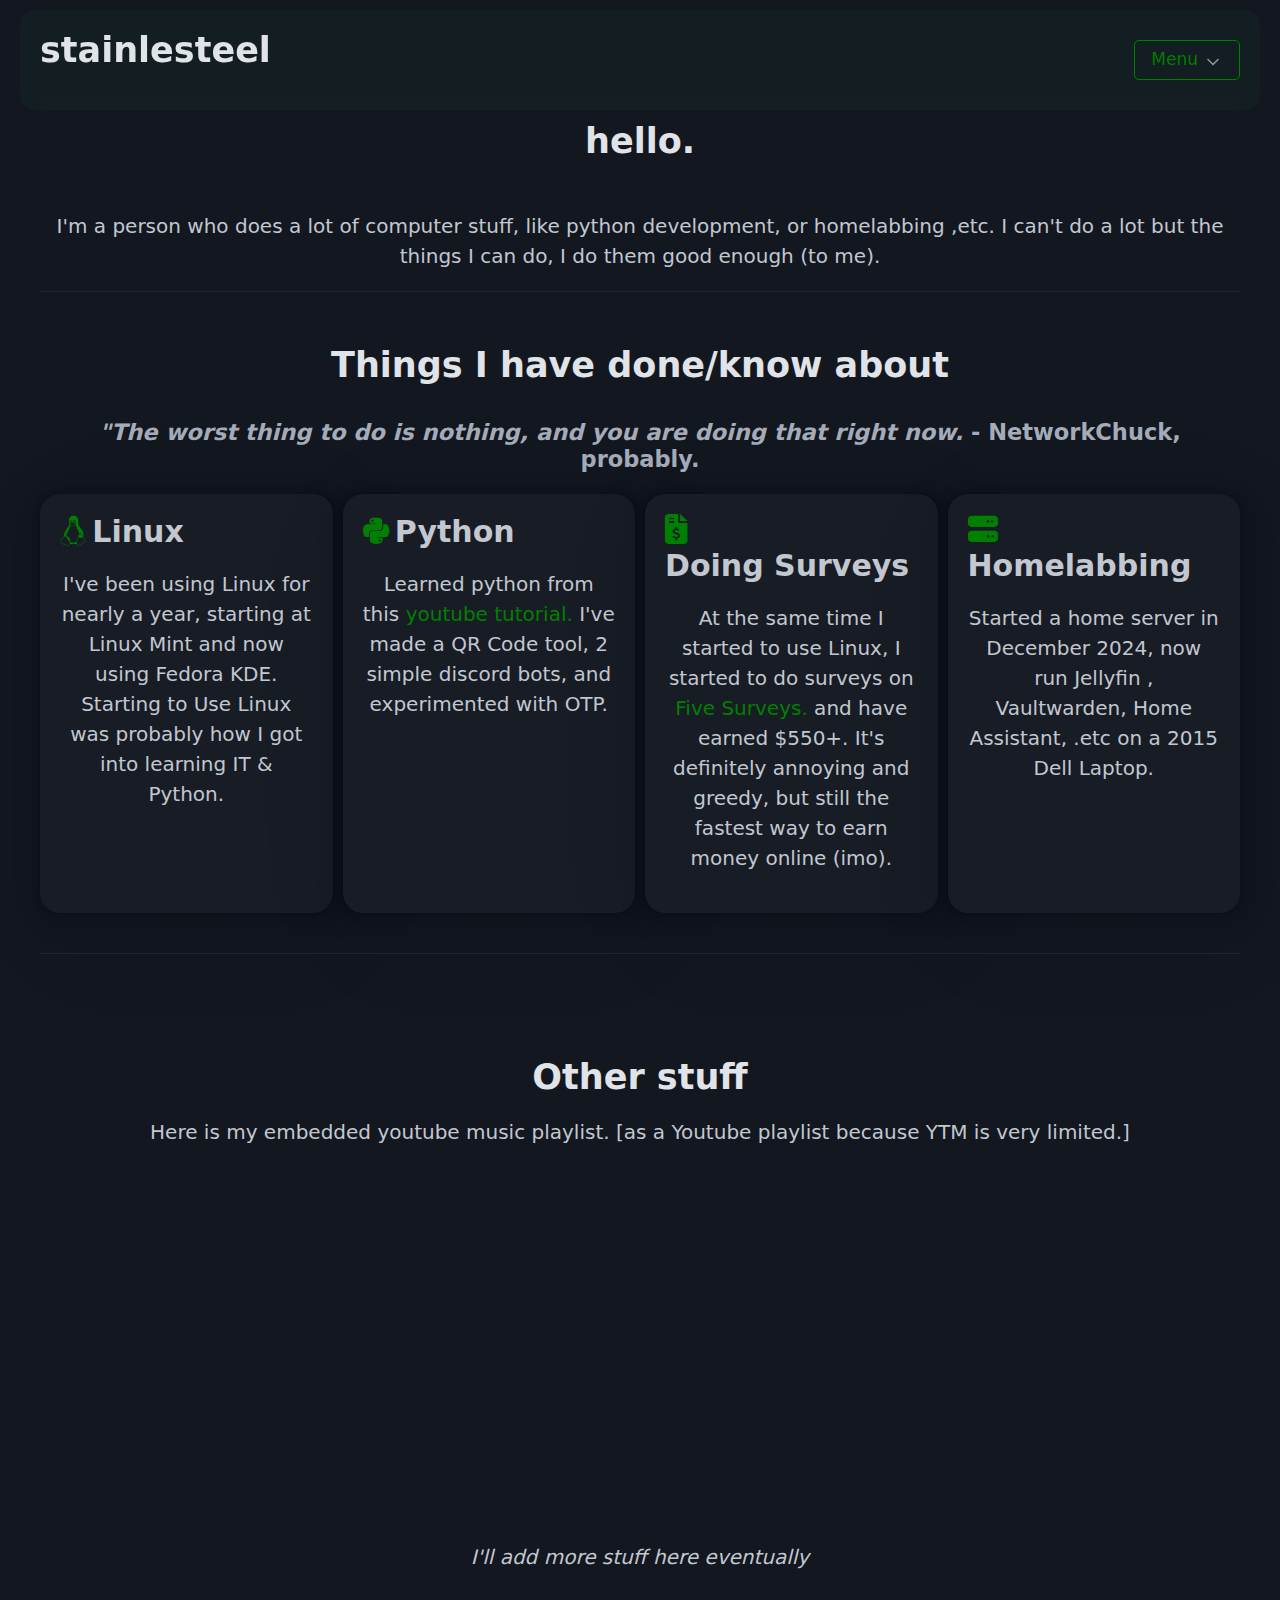
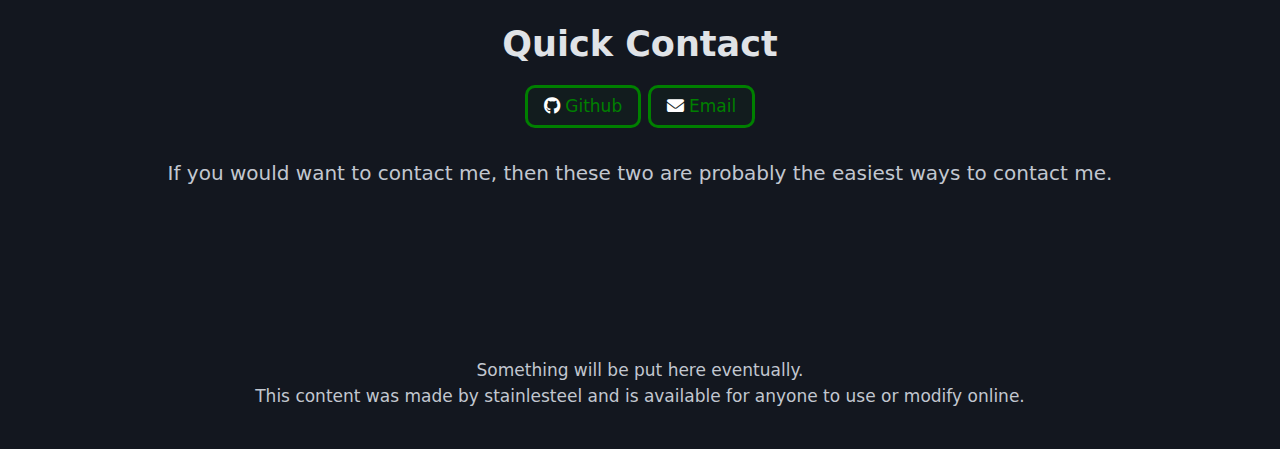
<file: index.html>
<!DOCTYPE html>
<html lang="en" data-theme="dark">
<head>
    <meta charset="UTF-8">
    <meta name="viewport" content="width=device-width, initial-scale=1.0">
    <title>Home | stainlesteel</title>
    <link rel="stylesheet" href="./fontawesome/css/all.min.css">
    <link rel="stylesheet" href="./pico-main/css/pico.min.css">
    <link rel="stylesheet" href="style.css">
    
</head>
<body>
    <header>
        <nav>
            <a href="index.html" style=" text-decoration: none;"><h2>stainlesteel</h2></a>
            <div class="topright-button">
               <details class="dropdown">
                   
                    <summary role="button" class="outline">Menu</summary>
                     <ul>
                        <li><a href="index.html">Home</a></li>
                        <li><a href="projects.html">Projects</a></li>
                        <li><a href="contacts.html">Contacts</a></li>
                        <li><a href="./blog/blog.html">Blog</a></li>
                     </ul>
               </details>
            </div>
           </nav>

    </header>
    
    <main class="container">
        <br><br>
        <hr>
        <h2>hello.</h2>
        <br>
        <p>I'm a person who does a lot of computer stuff, like python development, or homelabbing
            ,etc. I can't do a lot but the things I can do, I do them good enough (to me).
        </p>
        <hr>
        <h2>Things I have done/know about</h2>
        <h5><i>"The worst thing to do is nothing,
            and you are doing that right now.
        </i>- NetworkChuck, probably.</h5>
        <div grid class="squares">
            <article>
                <i class="fa-brands fa-linux"></i>
                <h3 style="display: inline-block;">Linux</h3>
                <p>I've been using Linux for nearly a year, starting at 
                    Linux Mint and now using Fedora KDE. Starting to Use
                    Linux was probably how I got into learning IT & Python.</p>
            </article>
            <article>
                <i class="fa-brands fa-python"></i>
                <h3 style="display: inline-block;">Python</h3>
                <p>Learned python from this 
                   <a href="https://youtu.be/ix9cRaBkVe0?si=TbpDYKb46s5aZhe5">youtube tutorial.</a>
                   I've made a QR Code tool, 2 simple discord bots, and experimented with OTP.
                </p>
            </article>
            <article>
                <i class="fa-solid fa-file-invoice-dollar"></i>
                <h3 style="display: inline-block;">Doing Surveys</h3>
                <p>At the same time I started to use Linux, I started to do surveys on 
                   <a href="https://app.fivesurveys.com">Five Surveys.</a>
                   and have earned $550+. It's definitely annoying and greedy, but still
                   the fastest way to earn money online (imo).
                </p>
            </article>
            <article>
                <i class="fa-solid fa-server"></i>
                <h3 style="display: inline-block;">Homelabbing</h3>
                <p>Started a home server in December 2024, now run Jellyfin
                    , Vaultwarden, Home Assistant, .etc on a 2015 Dell Laptop.
                </p>
            </article>
        </div>
        <hr><br>
        <h2>Other stuff</h2>
        <p>Here is my embedded youtube music playlist. [as a Youtube playlist because
            YTM is very limited.]</p>
        <iframe width="560" height="315" src="https://www.youtube.com/embed/videoseries?si=fE7PggUWbJyEyXnM&amp;list=PLoIoZsCilFJINI0N41NS5xnUAU1BVdfw6" title="YouTube video player" frameborder="0" allow="accelerometer; autoplay; clipboard-write; encrypted-media; gyroscope; picture-in-picture; web-share" referrerpolicy="strict-origin-when-cross-origin" allowfullscreen></iframe>
        <br><br><br>
        <i>I'll add more stuff here eventually</i>
        <h2>Quick Contact</h2>
        <button><i class="fa-brands fa-github"></i> <a href="https://github.com/stainlesteel/" style="text-decoration: none;">Github</a></button>
        <button><i class="fa-solid fa-envelope"></i> <a href="pd4500@protonmail.com" style="text-decoration: none;">Email</a></button>
        <br><br>
        <p>If you would want to contact me,
             then these two are probably the easiest ways to contact me. </p>
        <br><br><br><br><br>
        <footer>
            <p>Something will be put here eventually. <br>
             This content was made by stainlesteel and is available for anyone to use or modify online.
            </p>
        </footer>     
    </main>
</body>
</html>
</file>
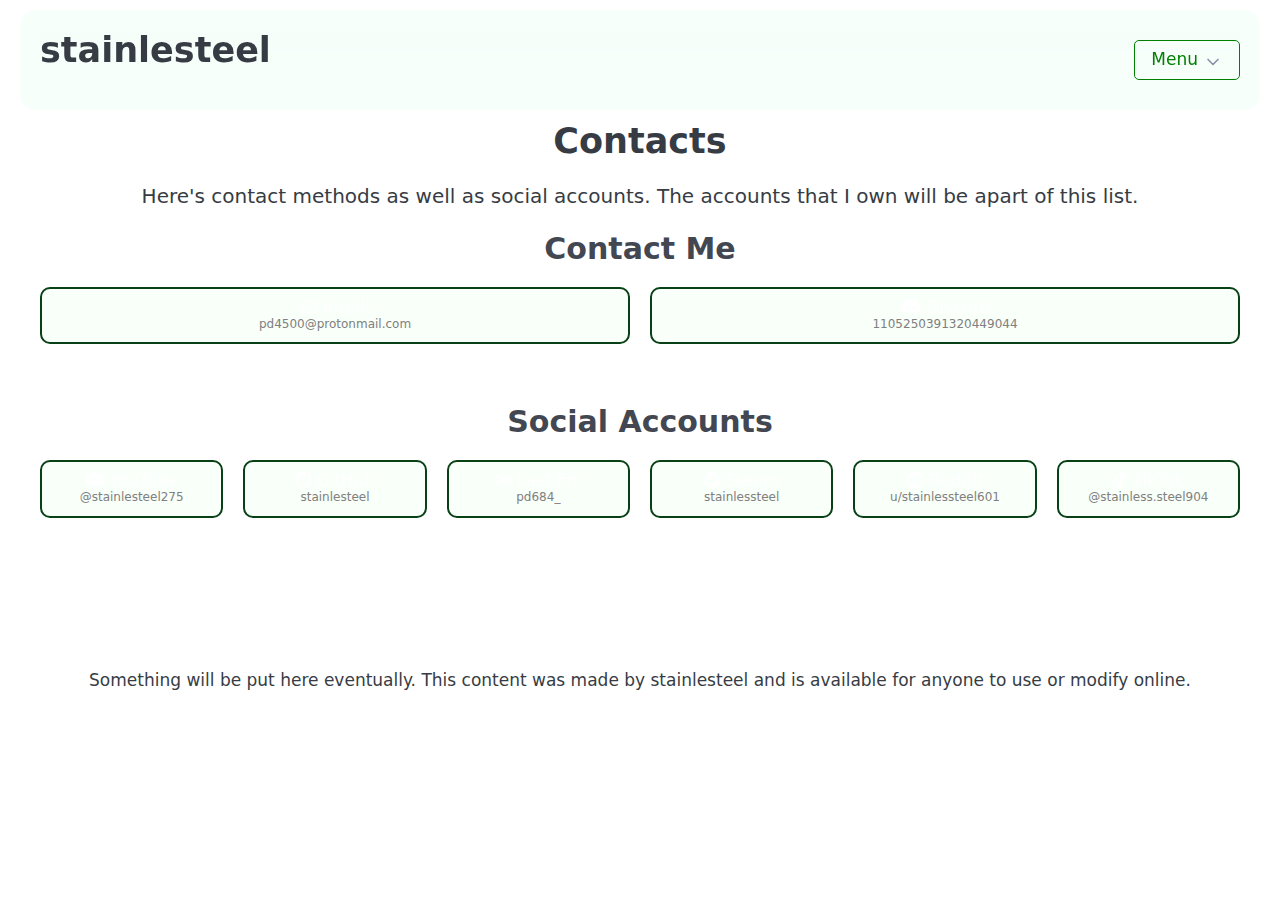
<file: contacts.html>
<!DOCTYPE html>
<html lang="en">
<head>
    <meta charset="UTF-8">
    <meta name="viewport" content="width=device-width, initial-scale=1.0">
    <title>Contacts | stainlesteel</title>
    <link rel="stylesheet" href="./fontawesome/css/all.min.css">
    <link rel="stylesheet" href="./pico-main/css/pico.min.css">
    <link rel="stylesheet" href="./style.css">
</head>
<body>
    <header>
        <nav>
            <a href="index.html" style=" text-decoration: none;"><h2>stainlesteel</h2></a>
            <div class="topright-button">
               <details class="dropdown">
                   
                    <summary role="button" class="outline">Menu</summary>
                     <ul>
                        <li><a href="index.html">Home</a></li>
                        <li><a href="projects.html">Projects</a></li>
                        <li><a href="contacts.html">Contacts</a></li>
                        <li><a href="./blog/blog.html">Blog</a></li>
                     </ul>
               </details>
            </div>
           </nav>
    </header>
    <main class="container">
        <hr><br><br>
        <h2>Contacts</h2>
        <p>Here's contact methods as well as social accounts.
            The accounts that I own will be apart of this list.
        </p>
        <div class="contacts">
            <h3>Contact Me</h3>
            <div class="bun">
                <button id="email"><i class="fa-regular fa-envelope"></i>  Email
                <p id="txt">pd4500@protonmail.com</p>
                </button>
                <button id="discord"><i class="fa-brands fa-discord"></i>  Discord
                <p id="txt">1105250391320449044</p>
                </button>
            </div>
            <br><br>
            <h3>Social Accounts</h3>
            <div class="bun">
                <button id="youtube"><i class="fa-brands fa-youtube"></i>  YouTube
                <p id="txt">@stainlesteel275</p>
                </button>
                <button id="github"><i class="fa-brands fa-github"></i>  GitHub
                <p id="txt">stainlesteel</p>
                </button>
                <button id="lastfm"><i class="fa-brands fa-lastfm"></i>  Last.Fm
                <p id="txt">pd684_</p>
                <button id="steam"><i class="fa-brands fa-steam"></i>  Steam
                <p id="txt">stainlessteel</p>
                </button>
                <button id="reddit"><i class="fa-brands fa-reddit"></i>  Reddit
                <p id="txt">u/stainlessteel601</p>
                </button>
                <button id="tiktok"><i class="fa-brands fa-tiktok"></i>  TikTok
                <p id="txt">@stainless.steel904</p>
                </button>
            </div>
        </div>
        <br><br><br><br><br>
        <footer>
            <p>Something will be put here eventually.
             This content was made by stainlesteel and is available for anyone to use or modify online.
            </p>
           </footer>
    </main>
    <script src="button.js"></script>
</body>
</html>
</file>
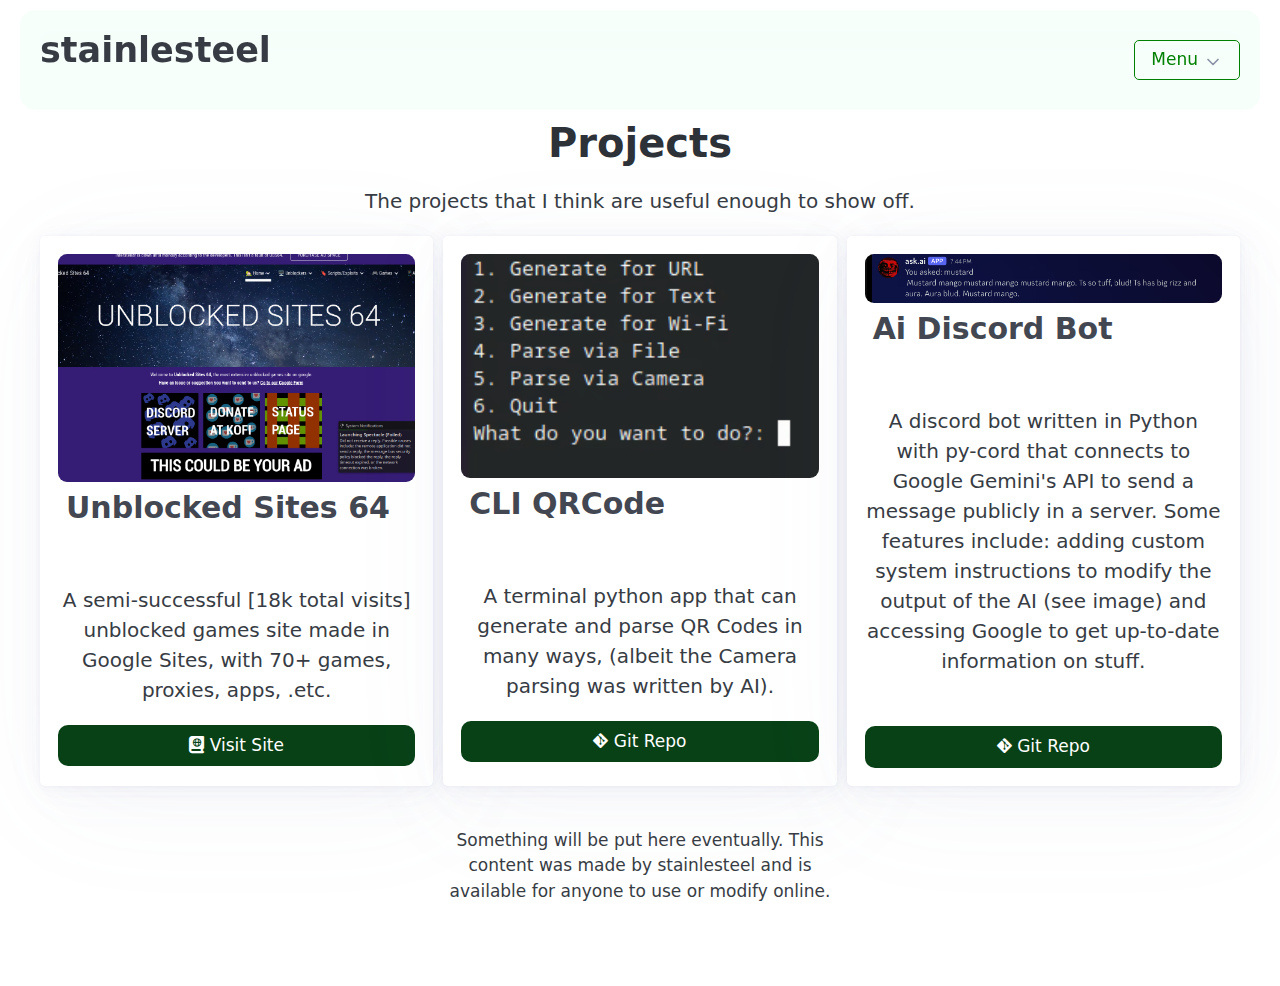
<file: projects.html>
<!DOCTYPE html>
<html lang="en">
<head>
    <meta charset="UTF-8">
    <meta name="viewport" content="width=device-width, initial-scale=1.0">
    <title>Projects | stainlesteel</title>
    <link rel="stylesheet" href="./fontawesome/css/all.min.css">
    <link rel="stylesheet" href="./pico-main/css/pico.min.css">
    <link rel="stylesheet" href="./style.css">
</head>
<body>
    <header>
        <nav>
            <a href="index.html" style=" text-decoration: none;"><h2>stainlesteel</h2></a>
            <div class="topright-button">
               <details class="dropdown">
                   
                    <summary role="button" class="outline">Menu</summary>
                     <ul>
                        <li><a href="index.html">Home</a></li>
                        <li><a href="projects.html">Projects</a></li>
                        <li><a href="contacts.html">Contacts</a></li>
                        <li><a href="./blog/blog.html">Blog</a></li>
                     </ul>
               </details>
            </div>
           </nav>

    </header>

    <main class="container">
        <hr><br><br>
        <h1>Projects</h1> 
        <p>The projects that I think are useful enough to show off.</p>
        <div grid class="projects">
            <article>
                <img src="./img/ubs64.avif" alt="ubs64">
                <h3 style="">Unblocked Sites 64</h3>
                <i class="fa-brands fa-google" id="language"></i>
                <p>A semi-successful [18k total visits] unblocked games
                    site made in Google Sites, with 70+ games, proxies,
                    apps, .etc.
                </p>
                <button id="ubs"><i class="fa-solid fa-book-atlas"></i>  Visit Site</button>        
            </article>
            <article>
                <img src="./img/qrcode.avif" alt="qrcode bash" width="530px">
                <h3 style="">CLI QRCode</h3>
                <i class="fa-brands fa-python" id="language"></i>
                <p>A terminal python app that can generate and parse
                    QR Codes in many ways, (albeit the Camera parsing
                    was written by AI).
                </p>
                <button id="qrcode"><i class="fa-brands fa-git-alt"></i> Git Repo</button>
            </article>
            <article>
                <img src="./img/aibot.avif" alt="ai discord message" width="530px" height="600px">
                <h3 style="">Ai Discord Bot</h3>
                <i class="fa-brands fa-python" id="language"></i>
                <p>A discord bot written in Python with py-cord that connects
                    to Google Gemini's API to send a message publicly in a server.
                    Some features include: adding custom system instructions to 
                    modify the output of the AI (see image) and accessing Google to
                    get up-to-date information on stuff.
                </p><br>
                <button id="aibot"><i class="fa-brands fa-git-alt"></i>  Git Repo</button>
            </article>
            <br><br><br><br><br>
            <footer>
             <p>Something will be put here eventually.
              This content was made by stainlesteel and is available for anyone to use or modify online.
             </p>
            </footer>
        </div>
    </main>
    <script src="project.js"></script>
</body>
</html>
</file>
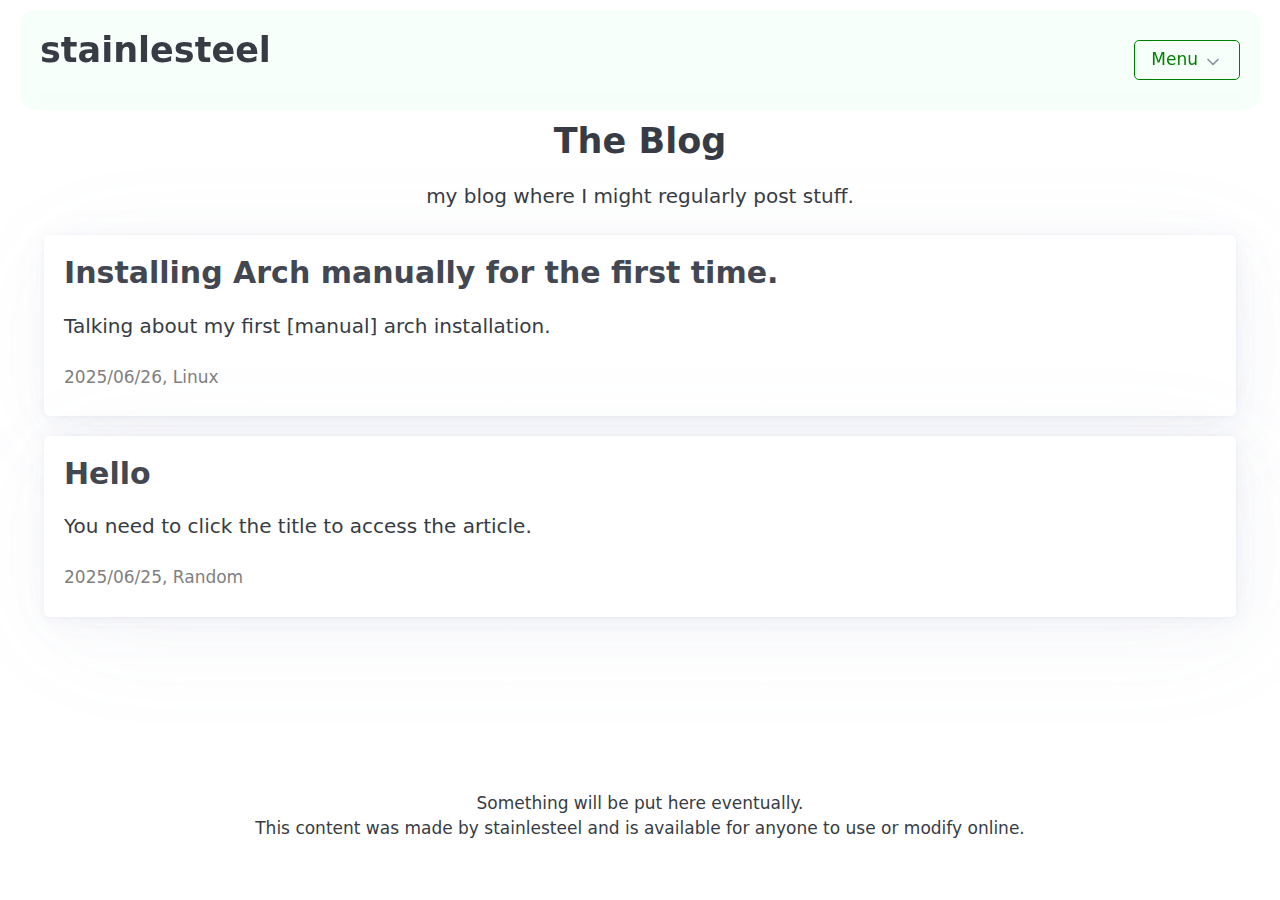
<file: blog/blog.html>
<!DOCTYPE html>
<html lang="en">
<head>
    <meta charset="UTF-8">
    <meta name="viewport" content="width=device-width, initial-scale=1.0">
    <title>Blog | stainlesteel</title>
    <link rel="stylesheet" href="../fontawesome/css/all.min.css">
    <link rel="stylesheet" href="../pico-main/css/pico.min.css">
    <link rel="stylesheet" href="../style.css">
</head>
<body>
    <header>
        <nav>
            <a href="../index.html" style=" text-decoration: none;"><h2>stainlesteel</h2></a>
            <div class="topright-button">
               <details class="dropdown">
                   
                    <summary role="button" class="outline">Menu</summary>
                     <ul>
                        <li><a href="../index.html">Home</a></li>
                        <li><a href="../projects.html">Projects</a></li>
                        <li><a href="../contacts.html">Contacts</a></li>
                        <li><a href="./blog/blog.html">Blog</a></li>
                     </ul>
               </details>
            </div>
           </nav>
    </header>
    <main class="container">
        <br><br><hr>
        <h2>The Blog</h2>
        <p>my blog where I might regularly post stuff.</p>
        <div class="blog">
           <article class="content-area">
            <a href="../blog/contents/arch.html"><h3>Installing Arch manually for the first time.</h3></a>
            <p>Talking about my first [manual] arch installation.</p>
            <p id="details">2025/06/26, Linux</p>
           </article> 
           <article class="content-area">
            <a href="../blog/contents/hello.html"><h3>Hello</h3></a>
            <p>You need to click the title to access the article.</p>
            <p id="details">2025/06/25, Random</p>
           </article>
        </div>
        <br><br><br><br><br>
        <footer>
            <p>Something will be put here eventually. <br>
             This content was made by stainlesteel and is available for anyone to use or modify online.
            </p>
        </footer>    
    </main>
</body>
</html>
</file>
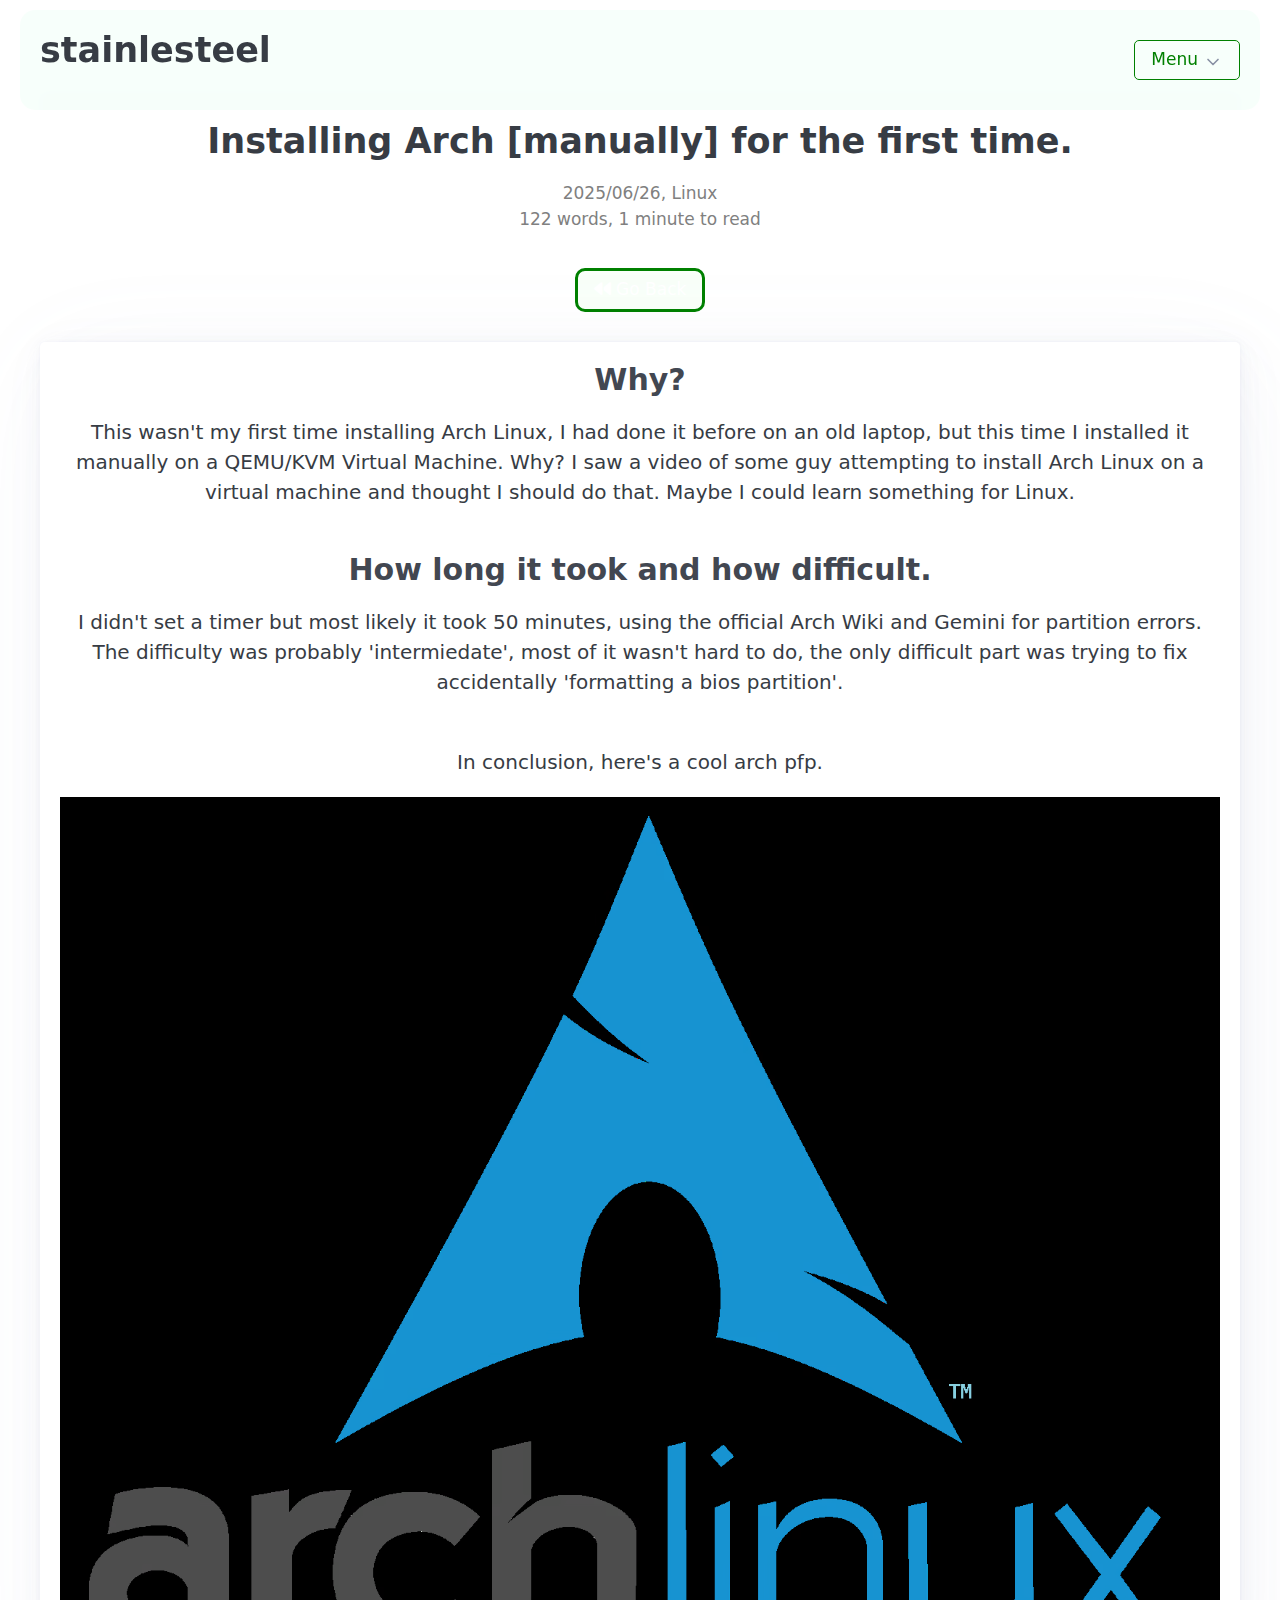
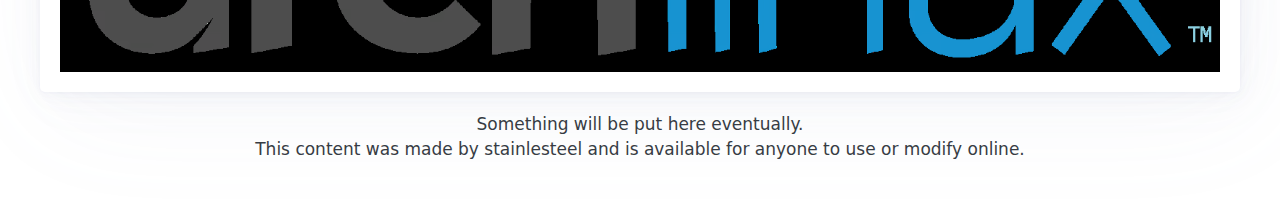
<file: blog/contents/arch.html>
<!DOCTYPE html>
<html lang="en">
<head>
    <meta charset="UTF-8">
    <meta name="viewport" content="width=device-width, initial-scale=1.0">
    <title>Arch | Blog</title>
    <link rel="stylesheet" href="../../fontawesome/css/all.min.css">
    <link rel="stylesheet" href="../../pico-main/css/pico.min.css">
    <link rel="stylesheet" href="../../style.css">
</head>
<body>
    <header>
        <nav>
            <a href="../../index.html" style=" text-decoration: none;"><h2>stainlesteel</h2></a>
            <div class="topright-button">
               <details class="dropdown">
                   
                    <summary role="button" class="outline">Menu</summary>
                     <ul>
                        <li><a href="../../index.html">Home</a></li>
                        <li><a href="../../projects.html">Projects</a></li>
                        <li><a href="../../contacts.html">Contacts</a></li>
                        <li><a href="../blog.html">Blog</a></li>
                     </ul>
               </details>
            </div>
           </nav>

    </header>
    <main class="container">
        <br><br><hr>
        <h2>Installing Arch [manually] for the first time.</h2>
        <p id="details">2025/06/26, Linux<br>
        122 words, 1 minute to read
        </p>
        <br><br>
        <button id="blo"><i class="fa-solid fa-backward"></i>  <a href="../blog.html">Go Back</a></button>
        <br><br>
        <article class="content-area">
            <h3>Why?</h3>
            <p>This wasn't my first time installing Arch Linux, I had
                done it before on an old laptop, but this time I 
                installed it manually on a QEMU/KVM Virtual Machine.
                Why? I saw a video of some guy attempting to install Arch
                Linux on a virtual machine and thought I should do that. 
                Maybe I could learn something for Linux.
            </p>
            <h3>How long it took and how difficult.</h3>
            <p>I didn't set a timer but most likely it 
                took 50 minutes, using the official Arch Wiki
                and Gemini for partition errors.
                The difficulty was probably 'intermiedate', most of it
                wasn't hard to do, the only difficult part was 
                trying to fix accidentally 'formatting a bios partition'.
            </p>
            <br>
            <p>In conclusion, here's a cool arch pfp.</p>
            <img src="../../img/arch.avif" alt="">
        </article>
        <footer>
            <p>Something will be put here eventually. <br>
                This content was made by stainlesteel and is available for anyone to use or modify online.
            </p>
        </footer>
    </main>
</body>
</html>
</file>
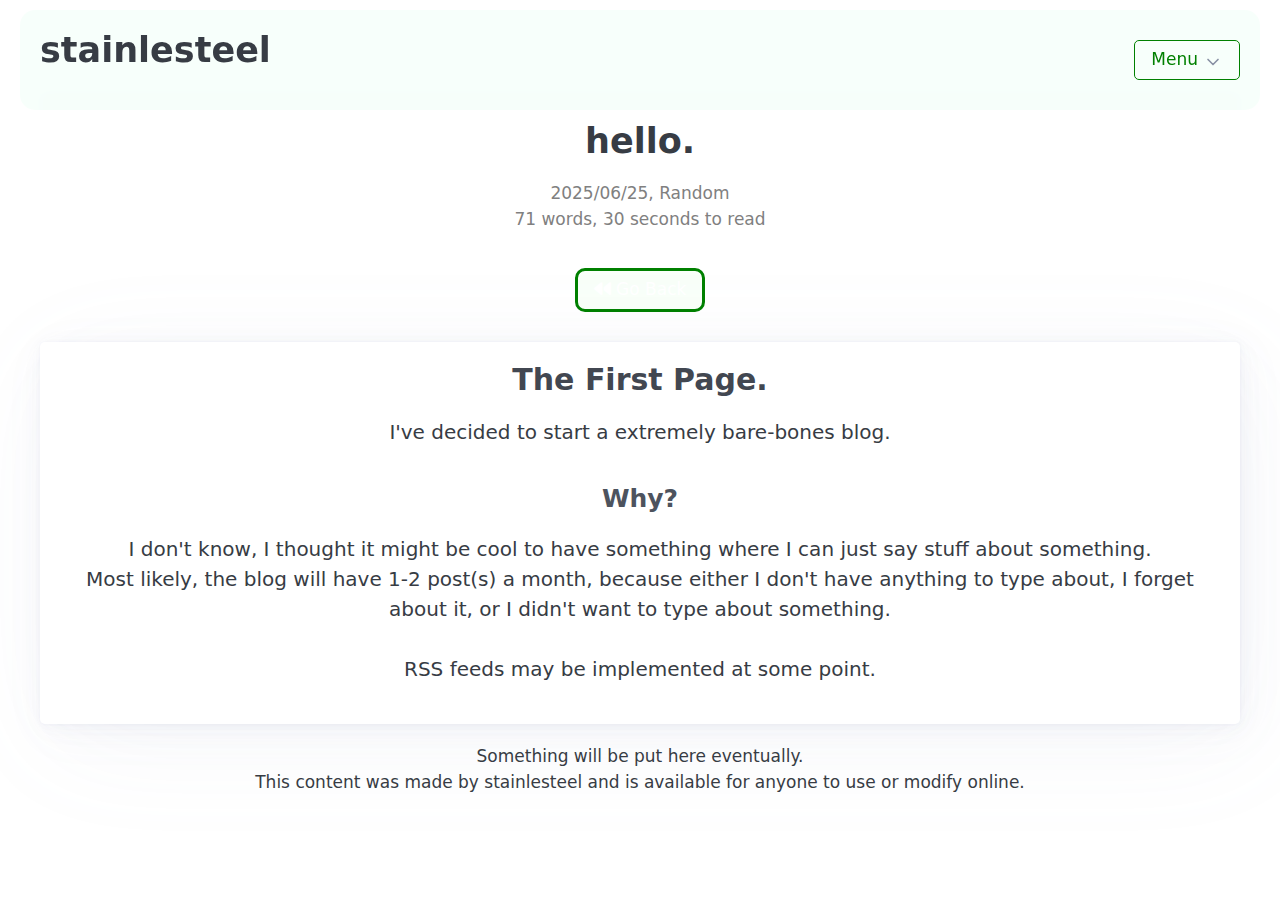
<file: blog/contents/hello.html>
<!DOCTYPE html>
<html lang="en">
<head>
    <meta charset="UTF-8">
    <meta name="viewport" content="width=device-width, initial-scale=1.0">
    <title>Hello | Blog</title>
    <link rel="stylesheet" href="../../fontawesome/css/all.min.css">
    <link rel="stylesheet" href="../../pico-main/css/pico.min.css">
    <link rel="stylesheet" href="../../style.css">
</head>
<body>
    <header>
        <nav>
            <a href="../../index.html" style=" text-decoration: none;"><h2>stainlesteel</h2></a>
            <div class="topright-button">
               <details class="dropdown">
                   
                    <summary role="button" class="outline">Menu</summary>
                     <ul>
                        <li><a href="../../index.html">Home</a></li>
                        <li><a href="../../projects.html">Projects</a></li>
                        <li><a href="../../contacts.html">Contacts</a></li>
                        <li><a href="../blog.html">Blog</a></li>
                     </ul>
               </details>
            </div>
           </nav>
    </header>
    <main class="container">
        <br><br><hr>
        <h2>hello.</h2>
        <p id="details">2025/06/25, Random <br>
        71 words, 30 seconds to read
        </p>
        <br><br>
        <button id="blo"><i class="fa-solid fa-backward"></i>  <a href="../blog.html">Go Back</a></button>
        <br><br>
        <article class="content-area">
            <h3>The First Page.</h3>
            <p>I've decided to start a extremely bare-bones 
                blog.</p>
            <h4>Why?</h4>
            <p>I don't know, I thought it might be cool to 
                have something where I can just say stuff about
                something. <br>
                Most likely, the blog will have 1-2 post(s) a month,
                because either I don't have anything to type about,
                I forget about it, or I didn't want to type about something.
                <br><br>
                RSS feeds may be implemented at some point.
            </p>

        </article>
        <footer>
            <p>Something will be put here eventually. <br>
                This content was made by stainlesteel and is available for anyone to use or modify online.
            </p>
        </footer>
    </main>
</body>
</html>
</file>
<file: style.css>
body{
    text-align: center;
    --pico-primary: green;
    --pico-primary-hover: rgb(133, 165, 141);
}
:root{
    --pico-primary: green;
}
a{
    text-decoration: none;
}

footer{
    font-size: 0.85rem;
}
footer a {
    color: var(--pico-primary);
    font-size: 0.95rem;
}
header {
    position: fixed; /* Makes the header stay in place when scrolling */
    top: 10px;
    bottom: unset;
    left: 20px;
    right: 20px;
    z-index: 1000; 
    backdrop-filter: blur(8px);
    background-color: rgba(0, 255, 127, 0.03);
    border-radius: 15px;
}
header nav {
    max-width: var(--pico-container-width); /* Or your main.container max-width */
    margin: 0 auto; /* Center the nav content if it's not full width */
    padding: 0 1rem; /* Add horizontal padding inside the fixed nav */
    display: flex; /* Use Pico's default nav flex behavior */
    justify-content: space-between;
    align-items: center;
    min-width: 100px;
}
button:hover{
    --pico-primary-hover: rgb(133, 165, 141);
}
.topright-button details summary[role="button"]{
  padding: 0.3rem 0.8rem;
  font-size: 0.85rem;
}
.squares{
    display: grid;
    --columns: 4;
    grid-template-columns: repeat(var(--columns, 1), 1fr);
    gap: 0.5rem;
    padding 1rem;
}
.squares article{
    text-align: left;
    padding: 1rem;
    transition: transform 2s ease-in-out, box-shadow 2s ease-in-out;
    border-radius: 20px;
}
.squares p{
    text-align: center;
}
.squares i{
    color: var(--pico-primary);
    font-size: 1.5em;
}
button{
  padding: 0.3rem 0.8rem;
  font-size: 0.85rem;
  background-color: rgba(0, 255, 0, 0.025);
  border: 0.2em solid green;
  border-radius: 10px;
}
.projects{
    display: grid;
    --columns: 3;
    grid-template-columns: repeat(var(--columns, 1), 1fr);
    gap: 0.5rem;
    padding 1rem;
}
.projects article{
    text-align: left;
    padding: 0.9rem;
    transition: transform 0.3s ease-in-out, filter 0.3s ease-in-out;
    box-sizing: border-box;
    gap: 0.5rem;
}
.projects article:hover{
    transform: scale(1.02);
    filter: brightness(0.9);
}
.projects article button:hover{
    transform: scale(1.02);
    filter: brightness(0.9);
}
.projects p{
    margin-top: 0.6rem;
    text-align: center;
}
.projects i{
    color: white;
    font-size: 1em;
}
#language{
    display: block;
    font-size: 1.5em;
    margin: 0 auto;
    line-height: 1;
    margin-left: 0.5rem;
}
.projects h3{
    padding: 0.4rem;
    margin-bottom: 0.5rem;
}
.projects button{
    width: 100%;
    background-color: rgb(8, 65, 22);
    border: 2px solid rgb(8, 65, 22);
    transition: transform 0.3s ease-in-out, filter 0.3s ease-in-out;
}
.projects a{
    color: white;
    text-decoration: none;
}
.projects img{
    border-radius: 9px;
}
.squares a{
    text-decoration: none;
}
.contacts{
    display: block;
    text-align: center;
}
.bun{
    display: grid;
    grid-template-columns: repeat(auto-fit, minmax(180px, 1fr));
    gap: 1rem;
}
.bun button{
    width: 100%;
    border: 2px solid rgb(8, 65, 22);
    transition: transform 0.3s ease-in-out, filter 0.3s ease-in-out;
}
.bun a{
    text-decoration: none;
    color:white;
}
.bun button:hover{
    transform: scale(1.05);
    filter: brightness(0.9);
    border: 2px solid rgb(57, 82, 63);
}
#txt{
    font-size: 0.6rem;
    color: gray;
    line-height: 0.7;
    margin-bottom: 0.4rem;
}
.blog{
    text-align: left;
    padding: 0.2em;
    text-decoration: none;
}
.blog article{
    transition: transform 0.3s ease-in-out, filter 0.3s ease-in-out;
}
.blog article:hover{
    transform: scale(1.05);
    filter: brightness(0.9);
}
.blog h3{
    transition: color 0.2s ease;
    text-decoration: none;
}
.blog h3:hover{
    color: rgb(139, 192, 152);
}
#details{
    display: inline-block;
    padding: 0em;
    margin-top: 0rem;
    margin-bottom: 0.3rem;
    color: gray;
    font-size: 0.85rem;
}
#blo{
    display: inline-block;

}
#blo a{
    text-decoration: none;
    color: white;
}
@media (max-width: 1200px) {
    .squares {
        --columns: 4;
    }
}
@media (max-width: 900px) {
    .squares {
        --columns: 2;
    }    
}
@media (max-width: 768px) {
    .squares {
        --columns: 1;
    }    
}
@media (max-width: 1200px) {
    .projects {
        --columns: 3;
    }
}
@media (max-width: 900px) {
    .projects {
        --columns: 2;
    }    
}
@media (max-width: 768px) {
    .projects {
        --columns: 1;
    }    
}
</file>
<file: pico-main/css/pico.min.css>
@charset "UTF-8";/*!
 * Pico CSS ✨ v2.1.1 (https://picocss.com)
 * Copyright 2019-2025 - Licensed under MIT
 */:host,:root{--pico-font-family-emoji:"Apple Color Emoji","Segoe UI Emoji","Segoe UI Symbol","Noto Color Emoji";--pico-font-family-sans-serif:system-ui,"Segoe UI",Roboto,Oxygen,Ubuntu,Cantarell,Helvetica,Arial,"Helvetica Neue",sans-serif,var(--pico-font-family-emoji);--pico-font-family-monospace:ui-monospace,SFMono-Regular,"SF Mono",Menlo,Consolas,"Liberation Mono",monospace,var(--pico-font-family-emoji);--pico-font-family:var(--pico-font-family-sans-serif);--pico-line-height:1.5;--pico-font-weight:400;--pico-font-size:100%;--pico-text-underline-offset:0.1rem;--pico-border-radius:0.25rem;--pico-border-width:0.0625rem;--pico-outline-width:0.125rem;--pico-transition:0.2s ease-in-out;--pico-spacing:1rem;--pico-typography-spacing-vertical:1rem;--pico-block-spacing-vertical:var(--pico-spacing);--pico-block-spacing-horizontal:var(--pico-spacing);--pico-grid-column-gap:var(--pico-spacing);--pico-grid-row-gap:var(--pico-spacing);--pico-form-element-spacing-vertical:0.75rem;--pico-form-element-spacing-horizontal:1rem;--pico-group-box-shadow:0 0 0 rgba(0, 0, 0, 0);--pico-group-box-shadow-focus-with-button:0 0 0 var(--pico-outline-width) var(--pico-primary-focus);--pico-group-box-shadow-focus-with-input:0 0 0 0.0625rem var(--pico-form-element-border-color);--pico-modal-overlay-backdrop-filter:blur(0.375rem);--pico-nav-element-spacing-vertical:1rem;--pico-nav-element-spacing-horizontal:0.5rem;--pico-nav-link-spacing-vertical:0.5rem;--pico-nav-link-spacing-horizontal:0.5rem;--pico-nav-breadcrumb-divider:">";--pico-icon-checkbox:url("data:image/svg+xml,%3Csvg xmlns='http://www.w3.org/2000/svg' width='24' height='24' viewBox='0 0 24 24' fill='none' stroke='rgb(255, 255, 255)' stroke-width='4' stroke-linecap='round' stroke-linejoin='round'%3E%3Cpolyline points='20 6 9 17 4 12'%3E%3C/polyline%3E%3C/svg%3E");--pico-icon-minus:url("data:image/svg+xml,%3Csvg xmlns='http://www.w3.org/2000/svg' width='24' height='24' viewBox='0 0 24 24' fill='none' stroke='rgb(255, 255, 255)' stroke-width='4' stroke-linecap='round' stroke-linejoin='round'%3E%3Cline x1='5' y1='12' x2='19' y2='12'%3E%3C/line%3E%3C/svg%3E");--pico-icon-chevron:url("data:image/svg+xml,%3Csvg xmlns='http://www.w3.org/2000/svg' width='24' height='24' viewBox='0 0 24 24' fill='none' stroke='rgb(136, 145, 164)' stroke-width='2' stroke-linecap='round' stroke-linejoin='round'%3E%3Cpolyline points='6 9 12 15 18 9'%3E%3C/polyline%3E%3C/svg%3E");--pico-icon-date:url("data:image/svg+xml,%3Csvg xmlns='http://www.w3.org/2000/svg' width='24' height='24' viewBox='0 0 24 24' fill='none' stroke='rgb(136, 145, 164)' stroke-width='2' stroke-linecap='round' stroke-linejoin='round'%3E%3Crect x='3' y='4' width='18' height='18' rx='2' ry='2'%3E%3C/rect%3E%3Cline x1='16' y1='2' x2='16' y2='6'%3E%3C/line%3E%3Cline x1='8' y1='2' x2='8' y2='6'%3E%3C/line%3E%3Cline x1='3' y1='10' x2='21' y2='10'%3E%3C/line%3E%3C/svg%3E");--pico-icon-time:url("data:image/svg+xml,%3Csvg xmlns='http://www.w3.org/2000/svg' width='24' height='24' viewBox='0 0 24 24' fill='none' stroke='rgb(136, 145, 164)' stroke-width='2' stroke-linecap='round' stroke-linejoin='round'%3E%3Ccircle cx='12' cy='12' r='10'%3E%3C/circle%3E%3Cpolyline points='12 6 12 12 16 14'%3E%3C/polyline%3E%3C/svg%3E");--pico-icon-search:url("data:image/svg+xml,%3Csvg xmlns='http://www.w3.org/2000/svg' width='24' height='24' viewBox='0 0 24 24' fill='none' stroke='rgb(136, 145, 164)' stroke-width='1.5' stroke-linecap='round' stroke-linejoin='round'%3E%3Ccircle cx='11' cy='11' r='8'%3E%3C/circle%3E%3Cline x1='21' y1='21' x2='16.65' y2='16.65'%3E%3C/line%3E%3C/svg%3E");--pico-icon-close:url("data:image/svg+xml,%3Csvg xmlns='http://www.w3.org/2000/svg' width='24' height='24' viewBox='0 0 24 24' fill='none' stroke='rgb(136, 145, 164)' stroke-width='3' stroke-linecap='round' stroke-linejoin='round'%3E%3Cline x1='18' y1='6' x2='6' y2='18'%3E%3C/line%3E%3Cline x1='6' y1='6' x2='18' y2='18'%3E%3C/line%3E%3C/svg%3E");--pico-icon-loading:url("data:image/svg+xml,%3Csvg fill='none' height='24' width='24' viewBox='0 0 24 24' xmlns='http://www.w3.org/2000/svg' %3E%3Cstyle%3E g %7B animation: rotate 2s linear infinite; transform-origin: center center; %7D circle %7B stroke-dasharray: 75,100; stroke-dashoffset: -5; animation: dash 1.5s ease-in-out infinite; stroke-linecap: round; %7D @keyframes rotate %7B 0%25 %7B transform: rotate(0deg); %7D 100%25 %7B transform: rotate(360deg); %7D %7D @keyframes dash %7B 0%25 %7B stroke-dasharray: 1,100; stroke-dashoffset: 0; %7D 50%25 %7B stroke-dasharray: 44.5,100; stroke-dashoffset: -17.5; %7D 100%25 %7B stroke-dasharray: 44.5,100; stroke-dashoffset: -62; %7D %7D %3C/style%3E%3Cg%3E%3Ccircle cx='12' cy='12' r='10' fill='none' stroke='rgb(136, 145, 164)' stroke-width='4' /%3E%3C/g%3E%3C/svg%3E")}@media (min-width:576px){:host,:root{--pico-font-size:106.25%}}@media (min-width:768px){:host,:root{--pico-font-size:112.5%}}@media (min-width:1024px){:host,:root{--pico-font-size:118.75%}}@media (min-width:1280px){:host,:root{--pico-font-size:125%}}@media (min-width:1536px){:host,:root{--pico-font-size:131.25%}}a{--pico-text-decoration:underline}a.contrast,a.secondary{--pico-text-decoration:underline}small{--pico-font-size:0.875em}h1,h2,h3,h4,h5,h6{--pico-font-weight:700}h1{--pico-font-size:2rem;--pico-line-height:1.125;--pico-typography-spacing-top:3rem}h2{--pico-font-size:1.75rem;--pico-line-height:1.15;--pico-typography-spacing-top:2.625rem}h3{--pico-font-size:1.5rem;--pico-line-height:1.175;--pico-typography-spacing-top:2.25rem}h4{--pico-font-size:1.25rem;--pico-line-height:1.2;--pico-typography-spacing-top:1.874rem}h5{--pico-font-size:1.125rem;--pico-line-height:1.225;--pico-typography-spacing-top:1.6875rem}h6{--pico-font-size:1rem;--pico-line-height:1.25;--pico-typography-spacing-top:1.5rem}tfoot td,tfoot th,thead td,thead th{--pico-font-weight:600;--pico-border-width:0.1875rem}code,kbd,pre,samp{--pico-font-family:var(--pico-font-family-monospace)}kbd{--pico-font-weight:bolder}:where(select,textarea),input:not([type=submit],[type=button],[type=reset],[type=checkbox],[type=radio],[type=file]){--pico-outline-width:0.0625rem}[type=search]{--pico-border-radius:5rem}[type=checkbox],[type=radio]{--pico-border-width:0.125rem}[type=checkbox][role=switch]{--pico-border-width:0.1875rem}details.dropdown summary:not([role=button]){--pico-outline-width:0.0625rem}nav details.dropdown summary:focus-visible{--pico-outline-width:0.125rem}[role=search]{--pico-border-radius:5rem}[role=group]:has(button.secondary:focus,[type=submit].secondary:focus,[type=button].secondary:focus,[role=button].secondary:focus),[role=search]:has(button.secondary:focus,[type=submit].secondary:focus,[type=button].secondary:focus,[role=button].secondary:focus){--pico-group-box-shadow-focus-with-button:0 0 0 var(--pico-outline-width) var(--pico-secondary-focus)}[role=group]:has(button.contrast:focus,[type=submit].contrast:focus,[type=button].contrast:focus,[role=button].contrast:focus),[role=search]:has(button.contrast:focus,[type=submit].contrast:focus,[type=button].contrast:focus,[role=button].contrast:focus){--pico-group-box-shadow-focus-with-button:0 0 0 var(--pico-outline-width) var(--pico-contrast-focus)}[role=group] [role=button],[role=group] [type=button],[role=group] [type=submit],[role=group] button,[role=search] [role=button],[role=search] [type=button],[role=search] [type=submit],[role=search] button{--pico-form-element-spacing-horizontal:2rem}details summary[role=button]:not(.outline)::after{filter:brightness(0) invert(1)}[aria-busy=true]:not(input,select,textarea):is(button,[type=submit],[type=button],[type=reset],[role=button]):not(.outline)::before{filter:brightness(0) invert(1)}:host(:not([data-theme=dark])),:root:not([data-theme=dark]),[data-theme=light]{color-scheme:light;--pico-background-color:#fff;--pico-color:#373c44;--pico-text-selection-color:rgba(2, 154, 232, 0.25);--pico-muted-color:#646b79;--pico-muted-border-color:rgb(231, 234, 239.5);--pico-primary:#0172ad;--pico-primary-background:#0172ad;--pico-primary-border:var(--pico-primary-background);--pico-primary-underline:rgba(1, 114, 173, 0.5);--pico-primary-hover:#015887;--pico-primary-hover-background:#02659a;--pico-primary-hover-border:var(--pico-primary-hover-background);--pico-primary-hover-underline:var(--pico-primary-hover);--pico-primary-focus:rgba(2, 154, 232, 0.5);--pico-primary-inverse:#fff;--pico-secondary:#5d6b89;--pico-secondary-background:#525f7a;--pico-secondary-border:var(--pico-secondary-background);--pico-secondary-underline:rgba(93, 107, 137, 0.5);--pico-secondary-hover:#48536b;--pico-secondary-hover-background:#48536b;--pico-secondary-hover-border:var(--pico-secondary-hover-background);--pico-secondary-hover-underline:var(--pico-secondary-hover);--pico-secondary-focus:rgba(93, 107, 137, 0.25);--pico-secondary-inverse:#fff;--pico-contrast:#181c25;--pico-contrast-background:#181c25;--pico-contrast-border:var(--pico-contrast-background);--pico-contrast-underline:rgba(24, 28, 37, 0.5);--pico-contrast-hover:#000;--pico-contrast-hover-background:#000;--pico-contrast-hover-border:var(--pico-contrast-hover-background);--pico-contrast-hover-underline:var(--pico-secondary-hover);--pico-contrast-focus:rgba(93, 107, 137, 0.25);--pico-contrast-inverse:#fff;--pico-box-shadow:0.0145rem 0.029rem 0.174rem rgba(129, 145, 181, 0.01698),0.0335rem 0.067rem 0.402rem rgba(129, 145, 181, 0.024),0.0625rem 0.125rem 0.75rem rgba(129, 145, 181, 0.03),0.1125rem 0.225rem 1.35rem rgba(129, 145, 181, 0.036),0.2085rem 0.417rem 2.502rem rgba(129, 145, 181, 0.04302),0.5rem 1rem 6rem rgba(129, 145, 181, 0.06),0 0 0 0.0625rem rgba(129, 145, 181, 0.015);--pico-h1-color:#2d3138;--pico-h2-color:#373c44;--pico-h3-color:#424751;--pico-h4-color:#4d535e;--pico-h5-color:#5c6370;--pico-h6-color:#646b79;--pico-mark-background-color:rgb(252.5, 230.5, 191.5);--pico-mark-color:#0f1114;--pico-ins-color:rgb(28.5, 105.5, 84);--pico-del-color:rgb(136, 56.5, 53);--pico-blockquote-border-color:var(--pico-muted-border-color);--pico-blockquote-footer-color:var(--pico-muted-color);--pico-button-box-shadow:0 0 0 rgba(0, 0, 0, 0);--pico-button-hover-box-shadow:0 0 0 rgba(0, 0, 0, 0);--pico-table-border-color:var(--pico-muted-border-color);--pico-table-row-stripped-background-color:rgba(111, 120, 135, 0.0375);--pico-code-background-color:rgb(243, 244.5, 246.75);--pico-code-color:#646b79;--pico-code-kbd-background-color:var(--pico-color);--pico-code-kbd-color:var(--pico-background-color);--pico-form-element-background-color:rgb(251, 251.5, 252.25);--pico-form-element-selected-background-color:#dfe3eb;--pico-form-element-border-color:#cfd5e2;--pico-form-element-color:#23262c;--pico-form-element-placeholder-color:var(--pico-muted-color);--pico-form-element-active-background-color:#fff;--pico-form-element-active-border-color:var(--pico-primary-border);--pico-form-element-focus-color:var(--pico-primary-border);--pico-form-element-disabled-opacity:0.5;--pico-form-element-invalid-border-color:rgb(183.5, 105.5, 106.5);--pico-form-element-invalid-active-border-color:rgb(200.25, 79.25, 72.25);--pico-form-element-invalid-focus-color:var(--pico-form-element-invalid-active-border-color);--pico-form-element-valid-border-color:rgb(76, 154.5, 137.5);--pico-form-element-valid-active-border-color:rgb(39, 152.75, 118.75);--pico-form-element-valid-focus-color:var(--pico-form-element-valid-active-border-color);--pico-switch-background-color:#bfc7d9;--pico-switch-checked-background-color:var(--pico-primary-background);--pico-switch-color:#fff;--pico-switch-thumb-box-shadow:0 0 0 rgba(0, 0, 0, 0);--pico-range-border-color:#dfe3eb;--pico-range-active-border-color:#bfc7d9;--pico-range-thumb-border-color:var(--pico-background-color);--pico-range-thumb-color:var(--pico-secondary-background);--pico-range-thumb-active-color:var(--pico-primary-background);--pico-accordion-border-color:var(--pico-muted-border-color);--pico-accordion-active-summary-color:var(--pico-primary-hover);--pico-accordion-close-summary-color:var(--pico-color);--pico-accordion-open-summary-color:var(--pico-muted-color);--pico-card-background-color:var(--pico-background-color);--pico-card-border-color:var(--pico-muted-border-color);--pico-card-box-shadow:var(--pico-box-shadow);--pico-card-sectioning-background-color:rgb(251, 251.5, 252.25);--pico-dropdown-background-color:#fff;--pico-dropdown-border-color:#eff1f4;--pico-dropdown-box-shadow:var(--pico-box-shadow);--pico-dropdown-color:var(--pico-color);--pico-dropdown-hover-background-color:#eff1f4;--pico-loading-spinner-opacity:0.5;--pico-modal-overlay-background-color:rgba(232, 234, 237, 0.75);--pico-progress-background-color:#dfe3eb;--pico-progress-color:var(--pico-primary-background);--pico-tooltip-background-color:var(--pico-contrast-background);--pico-tooltip-color:var(--pico-contrast-inverse);--pico-icon-valid:url("data:image/svg+xml,%3Csvg xmlns='http://www.w3.org/2000/svg' width='24' height='24' viewBox='0 0 24 24' fill='none' stroke='rgb(76, 154.5, 137.5)' stroke-width='2' stroke-linecap='round' stroke-linejoin='round'%3E%3Cpolyline points='20 6 9 17 4 12'%3E%3C/polyline%3E%3C/svg%3E");--pico-icon-invalid:url("data:image/svg+xml,%3Csvg xmlns='http://www.w3.org/2000/svg' width='24' height='24' viewBox='0 0 24 24' fill='none' stroke='rgb(200.25, 79.25, 72.25)' stroke-width='2' stroke-linecap='round' stroke-linejoin='round'%3E%3Ccircle cx='12' cy='12' r='10'%3E%3C/circle%3E%3Cline x1='12' y1='8' x2='12' y2='12'%3E%3C/line%3E%3Cline x1='12' y1='16' x2='12.01' y2='16'%3E%3C/line%3E%3C/svg%3E")}:host(:not([data-theme=dark])) input:is([type=submit],[type=button],[type=reset],[type=checkbox],[type=radio],[type=file]),:root:not([data-theme=dark]) input:is([type=submit],[type=button],[type=reset],[type=checkbox],[type=radio],[type=file]),[data-theme=light] input:is([type=submit],[type=button],[type=reset],[type=checkbox],[type=radio],[type=file]){--pico-form-element-focus-color:var(--pico-primary-focus)}@media only screen and (prefers-color-scheme:dark){:host(:not([data-theme])),:root:not([data-theme]){color-scheme:dark;--pico-background-color:rgb(19, 22.5, 30.5);--pico-color:#c2c7d0;--pico-text-selection-color:rgba(1, 170, 255, 0.1875);--pico-muted-color:#7b8495;--pico-muted-border-color:#202632;--pico-primary:#01aaff;--pico-primary-background:#0172ad;--pico-primary-border:var(--pico-primary-background);--pico-primary-underline:rgba(1, 170, 255, 0.5);--pico-primary-hover:#79c0ff;--pico-primary-hover-background:#017fc0;--pico-primary-hover-border:var(--pico-primary-hover-background);--pico-primary-hover-underline:var(--pico-primary-hover);--pico-primary-focus:rgba(1, 170, 255, 0.375);--pico-primary-inverse:#fff;--pico-secondary:#969eaf;--pico-secondary-background:#525f7a;--pico-secondary-border:var(--pico-secondary-background);--pico-secondary-underline:rgba(150, 158, 175, 0.5);--pico-secondary-hover:#b3b9c5;--pico-secondary-hover-background:#5d6b89;--pico-secondary-hover-border:var(--pico-secondary-hover-background);--pico-secondary-hover-underline:var(--pico-secondary-hover);--pico-secondary-focus:rgba(144, 158, 190, 0.25);--pico-secondary-inverse:#fff;--pico-contrast:#dfe3eb;--pico-contrast-background:#eff1f4;--pico-contrast-border:var(--pico-contrast-background);--pico-contrast-underline:rgba(223, 227, 235, 0.5);--pico-contrast-hover:#fff;--pico-contrast-hover-background:#fff;--pico-contrast-hover-border:var(--pico-contrast-hover-background);--pico-contrast-hover-underline:var(--pico-contrast-hover);--pico-contrast-focus:rgba(207, 213, 226, 0.25);--pico-contrast-inverse:#000;--pico-box-shadow:0.0145rem 0.029rem 0.174rem rgba(7, 8.5, 12, 0.01698),0.0335rem 0.067rem 0.402rem rgba(7, 8.5, 12, 0.024),0.0625rem 0.125rem 0.75rem rgba(7, 8.5, 12, 0.03),0.1125rem 0.225rem 1.35rem rgba(7, 8.5, 12, 0.036),0.2085rem 0.417rem 2.502rem rgba(7, 8.5, 12, 0.04302),0.5rem 1rem 6rem rgba(7, 8.5, 12, 0.06),0 0 0 0.0625rem rgba(7, 8.5, 12, 0.015);--pico-h1-color:#f0f1f3;--pico-h2-color:#e0e3e7;--pico-h3-color:#c2c7d0;--pico-h4-color:#b3b9c5;--pico-h5-color:#a4acba;--pico-h6-color:#8891a4;--pico-mark-background-color:#014063;--pico-mark-color:#fff;--pico-ins-color:#62af9a;--pico-del-color:rgb(205.5, 126, 123);--pico-blockquote-border-color:var(--pico-muted-border-color);--pico-blockquote-footer-color:var(--pico-muted-color);--pico-button-box-shadow:0 0 0 rgba(0, 0, 0, 0);--pico-button-hover-box-shadow:0 0 0 rgba(0, 0, 0, 0);--pico-table-border-color:var(--pico-muted-border-color);--pico-table-row-stripped-background-color:rgba(111, 120, 135, 0.0375);--pico-code-background-color:rgb(26, 30.5, 40.25);--pico-code-color:#8891a4;--pico-code-kbd-background-color:var(--pico-color);--pico-code-kbd-color:var(--pico-background-color);--pico-form-element-background-color:rgb(28, 33, 43.5);--pico-form-element-selected-background-color:#2a3140;--pico-form-element-border-color:#2a3140;--pico-form-element-color:#e0e3e7;--pico-form-element-placeholder-color:#8891a4;--pico-form-element-active-background-color:rgb(26, 30.5, 40.25);--pico-form-element-active-border-color:var(--pico-primary-border);--pico-form-element-focus-color:var(--pico-primary-border);--pico-form-element-disabled-opacity:0.5;--pico-form-element-invalid-border-color:rgb(149.5, 74, 80);--pico-form-element-invalid-active-border-color:rgb(183.25, 63.5, 59);--pico-form-element-invalid-focus-color:var(--pico-form-element-invalid-active-border-color);--pico-form-element-valid-border-color:#2a7b6f;--pico-form-element-valid-active-border-color:rgb(22, 137, 105.5);--pico-form-element-valid-focus-color:var(--pico-form-element-valid-active-border-color);--pico-switch-background-color:#333c4e;--pico-switch-checked-background-color:var(--pico-primary-background);--pico-switch-color:#fff;--pico-switch-thumb-box-shadow:0 0 0 rgba(0, 0, 0, 0);--pico-range-border-color:#202632;--pico-range-active-border-color:#2a3140;--pico-range-thumb-border-color:var(--pico-background-color);--pico-range-thumb-color:var(--pico-secondary-background);--pico-range-thumb-active-color:var(--pico-primary-background);--pico-accordion-border-color:var(--pico-muted-border-color);--pico-accordion-active-summary-color:var(--pico-primary-hover);--pico-accordion-close-summary-color:var(--pico-color);--pico-accordion-open-summary-color:var(--pico-muted-color);--pico-card-background-color:#181c25;--pico-card-border-color:var(--pico-card-background-color);--pico-card-box-shadow:var(--pico-box-shadow);--pico-card-sectioning-background-color:rgb(26, 30.5, 40.25);--pico-dropdown-background-color:#181c25;--pico-dropdown-border-color:#202632;--pico-dropdown-box-shadow:var(--pico-box-shadow);--pico-dropdown-color:var(--pico-color);--pico-dropdown-hover-background-color:#202632;--pico-loading-spinner-opacity:0.5;--pico-modal-overlay-background-color:rgba(7.5, 8.5, 10, 0.75);--pico-progress-background-color:#202632;--pico-progress-color:var(--pico-primary-background);--pico-tooltip-background-color:var(--pico-contrast-background);--pico-tooltip-color:var(--pico-contrast-inverse);--pico-icon-valid:url("data:image/svg+xml,%3Csvg xmlns='http://www.w3.org/2000/svg' width='24' height='24' viewBox='0 0 24 24' fill='none' stroke='rgb(42, 123, 111)' stroke-width='2' stroke-linecap='round' stroke-linejoin='round'%3E%3Cpolyline points='20 6 9 17 4 12'%3E%3C/polyline%3E%3C/svg%3E");--pico-icon-invalid:url("data:image/svg+xml,%3Csvg xmlns='http://www.w3.org/2000/svg' width='24' height='24' viewBox='0 0 24 24' fill='none' stroke='rgb(149.5, 74, 80)' stroke-width='2' stroke-linecap='round' stroke-linejoin='round'%3E%3Ccircle cx='12' cy='12' r='10'%3E%3C/circle%3E%3Cline x1='12' y1='8' x2='12' y2='12'%3E%3C/line%3E%3Cline x1='12' y1='16' x2='12.01' y2='16'%3E%3C/line%3E%3C/svg%3E")}:host(:not([data-theme])) input:is([type=submit],[type=button],[type=reset],[type=checkbox],[type=radio],[type=file]),:root:not([data-theme]) input:is([type=submit],[type=button],[type=reset],[type=checkbox],[type=radio],[type=file]){--pico-form-element-focus-color:var(--pico-primary-focus)}:host(:not([data-theme])) details summary[role=button].contrast:not(.outline)::after,:root:not([data-theme]) details summary[role=button].contrast:not(.outline)::after{filter:brightness(0)}:host(:not([data-theme])) [aria-busy=true]:not(input,select,textarea).contrast:is(button,[type=submit],[type=button],[type=reset],[role=button]):not(.outline)::before,:root:not([data-theme]) [aria-busy=true]:not(input,select,textarea).contrast:is(button,[type=submit],[type=button],[type=reset],[role=button]):not(.outline)::before{filter:brightness(0)}}[data-theme=dark]{color-scheme:dark;--pico-background-color:rgb(19, 22.5, 30.5);--pico-color:#c2c7d0;--pico-text-selection-color:rgba(1, 170, 255, 0.1875);--pico-muted-color:#7b8495;--pico-muted-border-color:#202632;--pico-primary:#01aaff;--pico-primary-background:#0172ad;--pico-primary-border:var(--pico-primary-background);--pico-primary-underline:rgba(1, 170, 255, 0.5);--pico-primary-hover:#79c0ff;--pico-primary-hover-background:#017fc0;--pico-primary-hover-border:var(--pico-primary-hover-background);--pico-primary-hover-underline:var(--pico-primary-hover);--pico-primary-focus:rgba(1, 170, 255, 0.375);--pico-primary-inverse:#fff;--pico-secondary:#969eaf;--pico-secondary-background:#525f7a;--pico-secondary-border:var(--pico-secondary-background);--pico-secondary-underline:rgba(150, 158, 175, 0.5);--pico-secondary-hover:#b3b9c5;--pico-secondary-hover-background:#5d6b89;--pico-secondary-hover-border:var(--pico-secondary-hover-background);--pico-secondary-hover-underline:var(--pico-secondary-hover);--pico-secondary-focus:rgba(144, 158, 190, 0.25);--pico-secondary-inverse:#fff;--pico-contrast:#dfe3eb;--pico-contrast-background:#eff1f4;--pico-contrast-border:var(--pico-contrast-background);--pico-contrast-underline:rgba(223, 227, 235, 0.5);--pico-contrast-hover:#fff;--pico-contrast-hover-background:#fff;--pico-contrast-hover-border:var(--pico-contrast-hover-background);--pico-contrast-hover-underline:var(--pico-contrast-hover);--pico-contrast-focus:rgba(207, 213, 226, 0.25);--pico-contrast-inverse:#000;--pico-box-shadow:0.0145rem 0.029rem 0.174rem rgba(7, 8.5, 12, 0.01698),0.0335rem 0.067rem 0.402rem rgba(7, 8.5, 12, 0.024),0.0625rem 0.125rem 0.75rem rgba(7, 8.5, 12, 0.03),0.1125rem 0.225rem 1.35rem rgba(7, 8.5, 12, 0.036),0.2085rem 0.417rem 2.502rem rgba(7, 8.5, 12, 0.04302),0.5rem 1rem 6rem rgba(7, 8.5, 12, 0.06),0 0 0 0.0625rem rgba(7, 8.5, 12, 0.015);--pico-h1-color:#f0f1f3;--pico-h2-color:#e0e3e7;--pico-h3-color:#c2c7d0;--pico-h4-color:#b3b9c5;--pico-h5-color:#a4acba;--pico-h6-color:#8891a4;--pico-mark-background-color:#014063;--pico-mark-color:#fff;--pico-ins-color:#62af9a;--pico-del-color:rgb(205.5, 126, 123);--pico-blockquote-border-color:var(--pico-muted-border-color);--pico-blockquote-footer-color:var(--pico-muted-color);--pico-button-box-shadow:0 0 0 rgba(0, 0, 0, 0);--pico-button-hover-box-shadow:0 0 0 rgba(0, 0, 0, 0);--pico-table-border-color:var(--pico-muted-border-color);--pico-table-row-stripped-background-color:rgba(111, 120, 135, 0.0375);--pico-code-background-color:rgb(26, 30.5, 40.25);--pico-code-color:#8891a4;--pico-code-kbd-background-color:var(--pico-color);--pico-code-kbd-color:var(--pico-background-color);--pico-form-element-background-color:rgb(28, 33, 43.5);--pico-form-element-selected-background-color:#2a3140;--pico-form-element-border-color:#2a3140;--pico-form-element-color:#e0e3e7;--pico-form-element-placeholder-color:#8891a4;--pico-form-element-active-background-color:rgb(26, 30.5, 40.25);--pico-form-element-active-border-color:var(--pico-primary-border);--pico-form-element-focus-color:var(--pico-primary-border);--pico-form-element-disabled-opacity:0.5;--pico-form-element-invalid-border-color:rgb(149.5, 74, 80);--pico-form-element-invalid-active-border-color:rgb(183.25, 63.5, 59);--pico-form-element-invalid-focus-color:var(--pico-form-element-invalid-active-border-color);--pico-form-element-valid-border-color:#2a7b6f;--pico-form-element-valid-active-border-color:rgb(22, 137, 105.5);--pico-form-element-valid-focus-color:var(--pico-form-element-valid-active-border-color);--pico-switch-background-color:#333c4e;--pico-switch-checked-background-color:var(--pico-primary-background);--pico-switch-color:#fff;--pico-switch-thumb-box-shadow:0 0 0 rgba(0, 0, 0, 0);--pico-range-border-color:#202632;--pico-range-active-border-color:#2a3140;--pico-range-thumb-border-color:var(--pico-background-color);--pico-range-thumb-color:var(--pico-secondary-background);--pico-range-thumb-active-color:var(--pico-primary-background);--pico-accordion-border-color:var(--pico-muted-border-color);--pico-accordion-active-summary-color:var(--pico-primary-hover);--pico-accordion-close-summary-color:var(--pico-color);--pico-accordion-open-summary-color:var(--pico-muted-color);--pico-card-background-color:#181c25;--pico-card-border-color:var(--pico-card-background-color);--pico-card-box-shadow:var(--pico-box-shadow);--pico-card-sectioning-background-color:rgb(26, 30.5, 40.25);--pico-dropdown-background-color:#181c25;--pico-dropdown-border-color:#202632;--pico-dropdown-box-shadow:var(--pico-box-shadow);--pico-dropdown-color:var(--pico-color);--pico-dropdown-hover-background-color:#202632;--pico-loading-spinner-opacity:0.5;--pico-modal-overlay-background-color:rgba(7.5, 8.5, 10, 0.75);--pico-progress-background-color:#202632;--pico-progress-color:var(--pico-primary-background);--pico-tooltip-background-color:var(--pico-contrast-background);--pico-tooltip-color:var(--pico-contrast-inverse);--pico-icon-valid:url("data:image/svg+xml,%3Csvg xmlns='http://www.w3.org/2000/svg' width='24' height='24' viewBox='0 0 24 24' fill='none' stroke='rgb(42, 123, 111)' stroke-width='2' stroke-linecap='round' stroke-linejoin='round'%3E%3Cpolyline points='20 6 9 17 4 12'%3E%3C/polyline%3E%3C/svg%3E");--pico-icon-invalid:url("data:image/svg+xml,%3Csvg xmlns='http://www.w3.org/2000/svg' width='24' height='24' viewBox='0 0 24 24' fill='none' stroke='rgb(149.5, 74, 80)' stroke-width='2' stroke-linecap='round' stroke-linejoin='round'%3E%3Ccircle cx='12' cy='12' r='10'%3E%3C/circle%3E%3Cline x1='12' y1='8' x2='12' y2='12'%3E%3C/line%3E%3Cline x1='12' y1='16' x2='12.01' y2='16'%3E%3C/line%3E%3C/svg%3E")}[data-theme=dark] input:is([type=submit],[type=button],[type=reset],[type=checkbox],[type=radio],[type=file]){--pico-form-element-focus-color:var(--pico-primary-focus)}[data-theme=dark] details summary[role=button].contrast:not(.outline)::after{filter:brightness(0)}[data-theme=dark] [aria-busy=true]:not(input,select,textarea).contrast:is(button,[type=submit],[type=button],[type=reset],[role=button]):not(.outline)::before{filter:brightness(0)}[type=checkbox],[type=radio],[type=range],progress{accent-color:var(--pico-primary)}*,::after,::before{box-sizing:border-box;background-repeat:no-repeat}::after,::before{text-decoration:inherit;vertical-align:inherit}:where(:host),:where(:root){-webkit-tap-highlight-color:transparent;-webkit-text-size-adjust:100%;-moz-text-size-adjust:100%;text-size-adjust:100%;background-color:var(--pico-background-color);color:var(--pico-color);font-weight:var(--pico-font-weight);font-size:var(--pico-font-size);line-height:var(--pico-line-height);font-family:var(--pico-font-family);text-underline-offset:var(--pico-text-underline-offset);text-rendering:optimizeLegibility;overflow-wrap:break-word;-moz-tab-size:4;-o-tab-size:4;tab-size:4}body{width:100%;margin:0}main{display:block}body>footer,body>header,body>main{padding-block:var(--pico-block-spacing-vertical)}section{margin-bottom:var(--pico-block-spacing-vertical)}.container,.container-fluid{width:100%;margin-right:auto;margin-left:auto;padding-right:var(--pico-spacing);padding-left:var(--pico-spacing)}@media (min-width:576px){.container{max-width:510px;padding-right:0;padding-left:0}}@media (min-width:768px){.container{max-width:700px}}@media (min-width:1024px){.container{max-width:950px}}@media (min-width:1280px){.container{max-width:1200px}}@media (min-width:1536px){.container{max-width:1450px}}.grid{grid-column-gap:var(--pico-grid-column-gap);grid-row-gap:var(--pico-grid-row-gap);display:grid;grid-template-columns:1fr}@media (min-width:768px){.grid{grid-template-columns:repeat(auto-fit,minmax(0%,1fr))}}.grid>*{min-width:0}.overflow-auto{overflow:auto}b,strong{font-weight:bolder}sub,sup{position:relative;font-size:.75em;line-height:0;vertical-align:baseline}sub{bottom:-.25em}sup{top:-.5em}address,blockquote,dl,ol,p,pre,table,ul{margin-top:0;margin-bottom:var(--pico-typography-spacing-vertical);color:var(--pico-color);font-style:normal;font-weight:var(--pico-font-weight)}h1,h2,h3,h4,h5,h6{margin-top:0;margin-bottom:var(--pico-typography-spacing-vertical);color:var(--pico-color);font-weight:var(--pico-font-weight);font-size:var(--pico-font-size);line-height:var(--pico-line-height);font-family:var(--pico-font-family)}h1{--pico-color:var(--pico-h1-color)}h2{--pico-color:var(--pico-h2-color)}h3{--pico-color:var(--pico-h3-color)}h4{--pico-color:var(--pico-h4-color)}h5{--pico-color:var(--pico-h5-color)}h6{--pico-color:var(--pico-h6-color)}:where(article,address,blockquote,dl,figure,form,ol,p,pre,table,ul)~:is(h1,h2,h3,h4,h5,h6){margin-top:var(--pico-typography-spacing-top)}p{margin-bottom:var(--pico-typography-spacing-vertical)}hgroup{margin-bottom:var(--pico-typography-spacing-vertical)}hgroup>*{margin-top:0;margin-bottom:0}hgroup>:not(:first-child):last-child{--pico-color:var(--pico-muted-color);--pico-font-weight:unset;font-size:1rem}:where(ol,ul) li{margin-bottom:calc(var(--pico-typography-spacing-vertical) * .25)}:where(dl,ol,ul) :where(dl,ol,ul){margin:0;margin-top:calc(var(--pico-typography-spacing-vertical) * .25)}ul li{list-style:square}mark{padding:.125rem .25rem;background-color:var(--pico-mark-background-color);color:var(--pico-mark-color);vertical-align:baseline}blockquote{display:block;margin:var(--pico-typography-spacing-vertical) 0;padding:var(--pico-spacing);border-right:none;border-left:.25rem solid var(--pico-blockquote-border-color);border-inline-start:0.25rem solid var(--pico-blockquote-border-color);border-inline-end:none}blockquote footer{margin-top:calc(var(--pico-typography-spacing-vertical) * .5);color:var(--pico-blockquote-footer-color)}abbr[title]{border-bottom:1px dotted;text-decoration:none;cursor:help}ins{color:var(--pico-ins-color);text-decoration:none}del{color:var(--pico-del-color)}::-moz-selection{background-color:var(--pico-text-selection-color)}::selection{background-color:var(--pico-text-selection-color)}:where(a:not([role=button])),[role=link]{--pico-color:var(--pico-primary);--pico-background-color:transparent;--pico-underline:var(--pico-primary-underline);outline:0;background-color:var(--pico-background-color);color:var(--pico-color);-webkit-text-decoration:var(--pico-text-decoration);text-decoration:var(--pico-text-decoration);text-decoration-color:var(--pico-underline);text-underline-offset:0.125em;transition:background-color var(--pico-transition),color var(--pico-transition),box-shadow var(--pico-transition),-webkit-text-decoration var(--pico-transition);transition:background-color var(--pico-transition),color var(--pico-transition),text-decoration var(--pico-transition),box-shadow var(--pico-transition);transition:background-color var(--pico-transition),color var(--pico-transition),text-decoration var(--pico-transition),box-shadow var(--pico-transition),-webkit-text-decoration var(--pico-transition)}:where(a:not([role=button])):is([aria-current]:not([aria-current=false]),:hover,:active,:focus),[role=link]:is([aria-current]:not([aria-current=false]),:hover,:active,:focus){--pico-color:var(--pico-primary-hover);--pico-underline:var(--pico-primary-hover-underline);--pico-text-decoration:underline}:where(a:not([role=button])):focus-visible,[role=link]:focus-visible{box-shadow:0 0 0 var(--pico-outline-width) var(--pico-primary-focus)}:where(a:not([role=button])).secondary,[role=link].secondary{--pico-color:var(--pico-secondary);--pico-underline:var(--pico-secondary-underline)}:where(a:not([role=button])).secondary:is([aria-current]:not([aria-current=false]),:hover,:active,:focus),[role=link].secondary:is([aria-current]:not([aria-current=false]),:hover,:active,:focus){--pico-color:var(--pico-secondary-hover);--pico-underline:var(--pico-secondary-hover-underline)}:where(a:not([role=button])).contrast,[role=link].contrast{--pico-color:var(--pico-contrast);--pico-underline:var(--pico-contrast-underline)}:where(a:not([role=button])).contrast:is([aria-current]:not([aria-current=false]),:hover,:active,:focus),[role=link].contrast:is([aria-current]:not([aria-current=false]),:hover,:active,:focus){--pico-color:var(--pico-contrast-hover);--pico-underline:var(--pico-contrast-hover-underline)}a[role=button]{display:inline-block}button{margin:0;overflow:visible;font-family:inherit;text-transform:none}[type=button],[type=reset],[type=submit],button{-webkit-appearance:button}[role=button],[type=button],[type=file]::file-selector-button,[type=reset],[type=submit],button{--pico-background-color:var(--pico-primary-background);--pico-border-color:var(--pico-primary-border);--pico-color:var(--pico-primary-inverse);--pico-box-shadow:var(--pico-button-box-shadow, 0 0 0 rgba(0, 0, 0, 0));padding:var(--pico-form-element-spacing-vertical) var(--pico-form-element-spacing-horizontal);border:var(--pico-border-width) solid var(--pico-border-color);border-radius:var(--pico-border-radius);outline:0;background-color:var(--pico-background-color);box-shadow:var(--pico-box-shadow);color:var(--pico-color);font-weight:var(--pico-font-weight);font-size:1rem;line-height:var(--pico-line-height);text-align:center;text-decoration:none;cursor:pointer;-webkit-user-select:none;-moz-user-select:none;user-select:none;transition:background-color var(--pico-transition),border-color var(--pico-transition),color var(--pico-transition),box-shadow var(--pico-transition)}[role=button]:is(:hover,:active,:focus),[role=button]:is([aria-current]:not([aria-current=false])),[type=button]:is(:hover,:active,:focus),[type=button]:is([aria-current]:not([aria-current=false])),[type=file]::file-selector-button:is(:hover,:active,:focus),[type=file]::file-selector-button:is([aria-current]:not([aria-current=false])),[type=reset]:is(:hover,:active,:focus),[type=reset]:is([aria-current]:not([aria-current=false])),[type=submit]:is(:hover,:active,:focus),[type=submit]:is([aria-current]:not([aria-current=false])),button:is(:hover,:active,:focus),button:is([aria-current]:not([aria-current=false])){--pico-background-color:var(--pico-primary-hover-background);--pico-border-color:var(--pico-primary-hover-border);--pico-box-shadow:var(--pico-button-hover-box-shadow, 0 0 0 rgba(0, 0, 0, 0));--pico-color:var(--pico-primary-inverse)}[role=button]:focus,[role=button]:is([aria-current]:not([aria-current=false])):focus,[type=button]:focus,[type=button]:is([aria-current]:not([aria-current=false])):focus,[type=file]::file-selector-button:focus,[type=file]::file-selector-button:is([aria-current]:not([aria-current=false])):focus,[type=reset]:focus,[type=reset]:is([aria-current]:not([aria-current=false])):focus,[type=submit]:focus,[type=submit]:is([aria-current]:not([aria-current=false])):focus,button:focus,button:is([aria-current]:not([aria-current=false])):focus{--pico-box-shadow:var(--pico-button-hover-box-shadow, 0 0 0 rgba(0, 0, 0, 0)),0 0 0 var(--pico-outline-width) var(--pico-primary-focus)}[type=button],[type=reset],[type=submit]{margin-bottom:var(--pico-spacing)}:is(button,[type=submit],[type=button],[role=button]).secondary,[type=file]::file-selector-button,[type=reset]{--pico-background-color:var(--pico-secondary-background);--pico-border-color:var(--pico-secondary-border);--pico-color:var(--pico-secondary-inverse);cursor:pointer}:is(button,[type=submit],[type=button],[role=button]).secondary:is([aria-current]:not([aria-current=false]),:hover,:active,:focus),[type=file]::file-selector-button:is([aria-current]:not([aria-current=false]),:hover,:active,:focus),[type=reset]:is([aria-current]:not([aria-current=false]),:hover,:active,:focus){--pico-background-color:var(--pico-secondary-hover-background);--pico-border-color:var(--pico-secondary-hover-border);--pico-color:var(--pico-secondary-inverse)}:is(button,[type=submit],[type=button],[role=button]).secondary:focus,:is(button,[type=submit],[type=button],[role=button]).secondary:is([aria-current]:not([aria-current=false])):focus,[type=file]::file-selector-button:focus,[type=file]::file-selector-button:is([aria-current]:not([aria-current=false])):focus,[type=reset]:focus,[type=reset]:is([aria-current]:not([aria-current=false])):focus{--pico-box-shadow:var(--pico-button-hover-box-shadow, 0 0 0 rgba(0, 0, 0, 0)),0 0 0 var(--pico-outline-width) var(--pico-secondary-focus)}:is(button,[type=submit],[type=button],[role=button]).contrast{--pico-background-color:var(--pico-contrast-background);--pico-border-color:var(--pico-contrast-border);--pico-color:var(--pico-contrast-inverse)}:is(button,[type=submit],[type=button],[role=button]).contrast:is([aria-current]:not([aria-current=false]),:hover,:active,:focus){--pico-background-color:var(--pico-contrast-hover-background);--pico-border-color:var(--pico-contrast-hover-border);--pico-color:var(--pico-contrast-inverse)}:is(button,[type=submit],[type=button],[role=button]).contrast:focus,:is(button,[type=submit],[type=button],[role=button]).contrast:is([aria-current]:not([aria-current=false])):focus{--pico-box-shadow:var(--pico-button-hover-box-shadow, 0 0 0 rgba(0, 0, 0, 0)),0 0 0 var(--pico-outline-width) var(--pico-contrast-focus)}:is(button,[type=submit],[type=button],[role=button]).outline,[type=reset].outline{--pico-background-color:transparent;--pico-color:var(--pico-primary);--pico-border-color:var(--pico-primary)}:is(button,[type=submit],[type=button],[role=button]).outline:is([aria-current]:not([aria-current=false]),:hover,:active,:focus),[type=reset].outline:is([aria-current]:not([aria-current=false]),:hover,:active,:focus){--pico-background-color:transparent;--pico-color:var(--pico-primary-hover);--pico-border-color:var(--pico-primary-hover)}:is(button,[type=submit],[type=button],[role=button]).outline.secondary,[type=reset].outline{--pico-color:var(--pico-secondary);--pico-border-color:var(--pico-secondary)}:is(button,[type=submit],[type=button],[role=button]).outline.secondary:is([aria-current]:not([aria-current=false]),:hover,:active,:focus),[type=reset].outline:is([aria-current]:not([aria-current=false]),:hover,:active,:focus){--pico-color:var(--pico-secondary-hover);--pico-border-color:var(--pico-secondary-hover)}:is(button,[type=submit],[type=button],[role=button]).outline.contrast{--pico-color:var(--pico-contrast);--pico-border-color:var(--pico-contrast)}:is(button,[type=submit],[type=button],[role=button]).outline.contrast:is([aria-current]:not([aria-current=false]),:hover,:active,:focus){--pico-color:var(--pico-contrast-hover);--pico-border-color:var(--pico-contrast-hover)}:where(button,[type=submit],[type=reset],[type=button],[role=button])[disabled],:where(fieldset[disabled]) :is(button,[type=submit],[type=button],[type=reset],[role=button]){opacity:.5;pointer-events:none}:where(table){width:100%;border-collapse:collapse;border-spacing:0;text-indent:0}td,th{padding:calc(var(--pico-spacing)/ 2) var(--pico-spacing);border-bottom:var(--pico-border-width) solid var(--pico-table-border-color);background-color:var(--pico-background-color);color:var(--pico-color);font-weight:var(--pico-font-weight);text-align:left;text-align:start}tfoot td,tfoot th{border-top:var(--pico-border-width) solid var(--pico-table-border-color);border-bottom:0}table.striped tbody tr:nth-child(odd) td,table.striped tbody tr:nth-child(odd) th{background-color:var(--pico-table-row-stripped-background-color)}:where(audio,canvas,iframe,img,svg,video){vertical-align:middle}audio,video{display:inline-block}audio:not([controls]){display:none;height:0}:where(iframe){border-style:none}img{max-width:100%;height:auto;border-style:none}:where(svg:not([fill])){fill:currentColor}svg:not(:host),svg:not(:root){overflow:hidden}code,kbd,pre,samp{font-size:.875em;font-family:var(--pico-font-family)}pre code,pre samp{font-size:inherit;font-family:inherit}pre{-ms-overflow-style:scrollbar;overflow:auto}code,kbd,pre,samp{border-radius:var(--pico-border-radius);background:var(--pico-code-background-color);color:var(--pico-code-color);font-weight:var(--pico-font-weight);line-height:initial}code,kbd,samp{display:inline-block;padding:.375rem}pre{display:block;margin-bottom:var(--pico-spacing);overflow-x:auto}pre>code,pre>samp{display:block;padding:var(--pico-spacing);background:0 0;line-height:var(--pico-line-height)}kbd{background-color:var(--pico-code-kbd-background-color);color:var(--pico-code-kbd-color);vertical-align:baseline}figure{display:block;margin:0;padding:0}figure figcaption{padding:calc(var(--pico-spacing) * .5) 0;color:var(--pico-muted-color)}hr{height:0;margin:var(--pico-typography-spacing-vertical) 0;border:0;border-top:1px solid var(--pico-muted-border-color);color:inherit}[hidden],template{display:none!important}canvas{display:inline-block}input,optgroup,select,textarea{margin:0;font-size:1rem;line-height:var(--pico-line-height);font-family:inherit;letter-spacing:inherit}input{overflow:visible}select{text-transform:none}legend{max-width:100%;padding:0;color:inherit;white-space:normal}textarea{overflow:auto}[type=checkbox],[type=radio]{padding:0}::-webkit-inner-spin-button,::-webkit-outer-spin-button{height:auto}[type=search]{-webkit-appearance:textfield;outline-offset:-2px}[type=search]::-webkit-search-decoration{-webkit-appearance:none}::-webkit-file-upload-button{-webkit-appearance:button;font:inherit}::-moz-focus-inner{padding:0;border-style:none}:-moz-focusring{outline:0}:-moz-ui-invalid{box-shadow:none}::-ms-expand{display:none}[type=file],[type=range]{padding:0;border-width:0}input:not([type=checkbox],[type=radio],[type=range]){height:calc(1rem * var(--pico-line-height) + var(--pico-form-element-spacing-vertical) * 2 + var(--pico-border-width) * 2)}fieldset{width:100%;margin:0;margin-bottom:var(--pico-spacing);padding:0;border:0}fieldset legend,label{display:block;margin-bottom:calc(var(--pico-spacing) * .375);color:var(--pico-color);font-weight:var(--pico-form-label-font-weight,var(--pico-font-weight))}fieldset legend{margin-bottom:calc(var(--pico-spacing) * .5)}button[type=submit],input:not([type=checkbox],[type=radio]),select,textarea{width:100%}input:not([type=checkbox],[type=radio],[type=range],[type=file]),select,textarea{-webkit-appearance:none;-moz-appearance:none;appearance:none;padding:var(--pico-form-element-spacing-vertical) var(--pico-form-element-spacing-horizontal)}input,select,textarea{--pico-background-color:var(--pico-form-element-background-color);--pico-border-color:var(--pico-form-element-border-color);--pico-color:var(--pico-form-element-color);--pico-box-shadow:none;border:var(--pico-border-width) solid var(--pico-border-color);border-radius:var(--pico-border-radius);outline:0;background-color:var(--pico-background-color);box-shadow:var(--pico-box-shadow);color:var(--pico-color);font-weight:var(--pico-font-weight);transition:background-color var(--pico-transition),border-color var(--pico-transition),color var(--pico-transition),box-shadow var(--pico-transition)}:where(select,textarea):not([readonly]):is(:active,:focus),input:not([type=submit],[type=button],[type=reset],[type=checkbox],[type=radio],[readonly]):is(:active,:focus){--pico-background-color:var(--pico-form-element-active-background-color)}:where(select,textarea):not([readonly]):is(:active,:focus),input:not([type=submit],[type=button],[type=reset],[role=switch],[readonly]):is(:active,:focus){--pico-border-color:var(--pico-form-element-active-border-color)}:where(select,textarea):not([readonly]):focus,input:not([type=submit],[type=button],[type=reset],[type=range],[type=file],[readonly]):focus{--pico-box-shadow:0 0 0 var(--pico-outline-width) var(--pico-form-element-focus-color)}:where(fieldset[disabled]) :is(input:not([type=submit],[type=button],[type=reset]),select,textarea),input:not([type=submit],[type=button],[type=reset])[disabled],label[aria-disabled=true],select[disabled],textarea[disabled]{opacity:var(--pico-form-element-disabled-opacity);pointer-events:none}label[aria-disabled=true] input[disabled]{opacity:1}:where(input,select,textarea):not([type=checkbox],[type=radio],[type=date],[type=datetime-local],[type=month],[type=time],[type=week],[type=range])[aria-invalid]{padding-right:calc(var(--pico-form-element-spacing-horizontal) + 1.5rem)!important;padding-left:var(--pico-form-element-spacing-horizontal);padding-inline-start:var(--pico-form-element-spacing-horizontal)!important;padding-inline-end:calc(var(--pico-form-element-spacing-horizontal) + 1.5rem)!important;background-position:center right .75rem;background-size:1rem auto;background-repeat:no-repeat}:where(input,select,textarea):not([type=checkbox],[type=radio],[type=date],[type=datetime-local],[type=month],[type=time],[type=week],[type=range])[aria-invalid=false]:not(select){background-image:var(--pico-icon-valid)}:where(input,select,textarea):not([type=checkbox],[type=radio],[type=date],[type=datetime-local],[type=month],[type=time],[type=week],[type=range])[aria-invalid=true]:not(select){background-image:var(--pico-icon-invalid)}:where(input,select,textarea)[aria-invalid=false]{--pico-border-color:var(--pico-form-element-valid-border-color)}:where(input,select,textarea)[aria-invalid=false]:is(:active,:focus){--pico-border-color:var(--pico-form-element-valid-active-border-color)!important}:where(input,select,textarea)[aria-invalid=false]:is(:active,:focus):not([type=checkbox],[type=radio]){--pico-box-shadow:0 0 0 var(--pico-outline-width) var(--pico-form-element-valid-focus-color)!important}:where(input,select,textarea)[aria-invalid=true]{--pico-border-color:var(--pico-form-element-invalid-border-color)}:where(input,select,textarea)[aria-invalid=true]:is(:active,:focus){--pico-border-color:var(--pico-form-element-invalid-active-border-color)!important}:where(input,select,textarea)[aria-invalid=true]:is(:active,:focus):not([type=checkbox],[type=radio]){--pico-box-shadow:0 0 0 var(--pico-outline-width) var(--pico-form-element-invalid-focus-color)!important}[dir=rtl] :where(input,select,textarea):not([type=checkbox],[type=radio]):is([aria-invalid],[aria-invalid=true],[aria-invalid=false]){background-position:center left .75rem}input::-webkit-input-placeholder,input::placeholder,select:invalid,textarea::-webkit-input-placeholder,textarea::placeholder{color:var(--pico-form-element-placeholder-color);opacity:1}input:not([type=checkbox],[type=radio]),select,textarea{margin-bottom:var(--pico-spacing)}select::-ms-expand{border:0;background-color:transparent}select:not([multiple],[size]){padding-right:calc(var(--pico-form-element-spacing-horizontal) + 1.5rem);padding-left:var(--pico-form-element-spacing-horizontal);padding-inline-start:var(--pico-form-element-spacing-horizontal);padding-inline-end:calc(var(--pico-form-element-spacing-horizontal) + 1.5rem);background-image:var(--pico-icon-chevron);background-position:center right .75rem;background-size:1rem auto;background-repeat:no-repeat}select[multiple] option:checked{background:var(--pico-form-element-selected-background-color);color:var(--pico-form-element-color)}[dir=rtl] select:not([multiple],[size]){background-position:center left .75rem}textarea{display:block;resize:vertical}textarea[aria-invalid]{--pico-icon-height:calc(1rem * var(--pico-line-height) + var(--pico-form-element-spacing-vertical) * 2 + var(--pico-border-width) * 2);background-position:top right .75rem!important;background-size:1rem var(--pico-icon-height)!important}:where(input,select,textarea,fieldset,.grid)+small{display:block;width:100%;margin-top:calc(var(--pico-spacing) * -.75);margin-bottom:var(--pico-spacing);color:var(--pico-muted-color)}:where(input,select,textarea,fieldset,.grid)[aria-invalid=false]+small{color:var(--pico-ins-color)}:where(input,select,textarea,fieldset,.grid)[aria-invalid=true]+small{color:var(--pico-del-color)}label>:where(input,select,textarea){margin-top:calc(var(--pico-spacing) * .25)}label:has([type=checkbox],[type=radio]){width:-moz-fit-content;width:fit-content;cursor:pointer}[type=checkbox],[type=radio]{-webkit-appearance:none;-moz-appearance:none;appearance:none;width:1.25em;height:1.25em;margin-top:-.125em;margin-inline-end:.5em;border-width:var(--pico-border-width);vertical-align:middle;cursor:pointer}[type=checkbox]::-ms-check,[type=radio]::-ms-check{display:none}[type=checkbox]:checked,[type=checkbox]:checked:active,[type=checkbox]:checked:focus,[type=radio]:checked,[type=radio]:checked:active,[type=radio]:checked:focus{--pico-background-color:var(--pico-primary-background);--pico-border-color:var(--pico-primary-border);background-image:var(--pico-icon-checkbox);background-position:center;background-size:.75em auto;background-repeat:no-repeat}[type=checkbox]~label,[type=radio]~label{display:inline-block;margin-bottom:0;cursor:pointer}[type=checkbox]~label:not(:last-of-type),[type=radio]~label:not(:last-of-type){margin-inline-end:1em}[type=checkbox]:indeterminate{--pico-background-color:var(--pico-primary-background);--pico-border-color:var(--pico-primary-border);background-image:var(--pico-icon-minus);background-position:center;background-size:.75em auto;background-repeat:no-repeat}[type=radio]{border-radius:50%}[type=radio]:checked,[type=radio]:checked:active,[type=radio]:checked:focus{--pico-background-color:var(--pico-primary-inverse);border-width:.35em;background-image:none}[type=checkbox][role=switch]{--pico-background-color:var(--pico-switch-background-color);--pico-color:var(--pico-switch-color);width:2.25em;height:1.25em;border:var(--pico-border-width) solid var(--pico-border-color);border-radius:1.25em;background-color:var(--pico-background-color);line-height:1.25em}[type=checkbox][role=switch]:not([aria-invalid]){--pico-border-color:var(--pico-switch-background-color)}[type=checkbox][role=switch]:before{display:block;aspect-ratio:1;height:100%;border-radius:50%;background-color:var(--pico-color);box-shadow:var(--pico-switch-thumb-box-shadow);content:"";transition:margin .1s ease-in-out}[type=checkbox][role=switch]:focus{--pico-background-color:var(--pico-switch-background-color);--pico-border-color:var(--pico-switch-background-color)}[type=checkbox][role=switch]:checked{--pico-background-color:var(--pico-switch-checked-background-color);--pico-border-color:var(--pico-switch-checked-background-color);background-image:none}[type=checkbox][role=switch]:checked::before{margin-inline-start:calc(2.25em - 1.25em)}[type=checkbox][role=switch][disabled]{--pico-background-color:var(--pico-border-color)}[type=checkbox][aria-invalid=false]:checked,[type=checkbox][aria-invalid=false]:checked:active,[type=checkbox][aria-invalid=false]:checked:focus,[type=checkbox][role=switch][aria-invalid=false]:checked,[type=checkbox][role=switch][aria-invalid=false]:checked:active,[type=checkbox][role=switch][aria-invalid=false]:checked:focus{--pico-background-color:var(--pico-form-element-valid-border-color)}[type=checkbox]:checked:active[aria-invalid=true],[type=checkbox]:checked:focus[aria-invalid=true],[type=checkbox]:checked[aria-invalid=true],[type=checkbox][role=switch]:checked:active[aria-invalid=true],[type=checkbox][role=switch]:checked:focus[aria-invalid=true],[type=checkbox][role=switch]:checked[aria-invalid=true]{--pico-background-color:var(--pico-form-element-invalid-border-color)}[type=checkbox][aria-invalid=false]:checked,[type=checkbox][aria-invalid=false]:checked:active,[type=checkbox][aria-invalid=false]:checked:focus,[type=checkbox][role=switch][aria-invalid=false]:checked,[type=checkbox][role=switch][aria-invalid=false]:checked:active,[type=checkbox][role=switch][aria-invalid=false]:checked:focus,[type=radio][aria-invalid=false]:checked,[type=radio][aria-invalid=false]:checked:active,[type=radio][aria-invalid=false]:checked:focus{--pico-border-color:var(--pico-form-element-valid-border-color)}[type=checkbox]:checked:active[aria-invalid=true],[type=checkbox]:checked:focus[aria-invalid=true],[type=checkbox]:checked[aria-invalid=true],[type=checkbox][role=switch]:checked:active[aria-invalid=true],[type=checkbox][role=switch]:checked:focus[aria-invalid=true],[type=checkbox][role=switch]:checked[aria-invalid=true],[type=radio]:checked:active[aria-invalid=true],[type=radio]:checked:focus[aria-invalid=true],[type=radio]:checked[aria-invalid=true]{--pico-border-color:var(--pico-form-element-invalid-border-color)}[type=color]::-webkit-color-swatch-wrapper{padding:0}[type=color]::-moz-focus-inner{padding:0}[type=color]::-webkit-color-swatch{border:0;border-radius:calc(var(--pico-border-radius) * .5)}[type=color]::-moz-color-swatch{border:0;border-radius:calc(var(--pico-border-radius) * .5)}input:not([type=checkbox],[type=radio],[type=range],[type=file]):is([type=date],[type=datetime-local],[type=month],[type=time],[type=week]){--pico-icon-position:0.75rem;--pico-icon-width:1rem;padding-right:calc(var(--pico-icon-width) + var(--pico-icon-position));background-image:var(--pico-icon-date);background-position:center right var(--pico-icon-position);background-size:var(--pico-icon-width) auto;background-repeat:no-repeat}input:not([type=checkbox],[type=radio],[type=range],[type=file])[type=time]{background-image:var(--pico-icon-time)}[type=date]::-webkit-calendar-picker-indicator,[type=datetime-local]::-webkit-calendar-picker-indicator,[type=month]::-webkit-calendar-picker-indicator,[type=time]::-webkit-calendar-picker-indicator,[type=week]::-webkit-calendar-picker-indicator{width:var(--pico-icon-width);margin-right:calc(var(--pico-icon-width) * -1);margin-left:var(--pico-icon-position);opacity:0}@-moz-document url-prefix(){[type=date],[type=datetime-local],[type=month],[type=time],[type=week]{padding-right:var(--pico-form-element-spacing-horizontal)!important;background-image:none!important}}[dir=rtl] :is([type=date],[type=datetime-local],[type=month],[type=time],[type=week]){text-align:right}[type=file]{--pico-color:var(--pico-muted-color);margin-left:calc(var(--pico-outline-width) * -1);padding:calc(var(--pico-form-element-spacing-vertical) * .5) 0;padding-left:var(--pico-outline-width);border:0;border-radius:0;background:0 0}[type=file]::file-selector-button{margin-right:calc(var(--pico-spacing)/ 2);padding:calc(var(--pico-form-element-spacing-vertical) * .5) var(--pico-form-element-spacing-horizontal)}[type=file]:is(:hover,:active,:focus)::file-selector-button{--pico-background-color:var(--pico-secondary-hover-background);--pico-border-color:var(--pico-secondary-hover-border)}[type=file]:focus::file-selector-button{--pico-box-shadow:var(--pico-button-hover-box-shadow, 0 0 0 rgba(0, 0, 0, 0)),0 0 0 var(--pico-outline-width) var(--pico-secondary-focus)}[type=range]{-webkit-appearance:none;-moz-appearance:none;appearance:none;width:100%;height:1.25rem;background:0 0}[type=range]::-webkit-slider-runnable-track{width:100%;height:.375rem;border-radius:var(--pico-border-radius);background-color:var(--pico-range-border-color);-webkit-transition:background-color var(--pico-transition),box-shadow var(--pico-transition);transition:background-color var(--pico-transition),box-shadow var(--pico-transition)}[type=range]::-moz-range-track{width:100%;height:.375rem;border-radius:var(--pico-border-radius);background-color:var(--pico-range-border-color);-moz-transition:background-color var(--pico-transition),box-shadow var(--pico-transition);transition:background-color var(--pico-transition),box-shadow var(--pico-transition)}[type=range]::-ms-track{width:100%;height:.375rem;border-radius:var(--pico-border-radius);background-color:var(--pico-range-border-color);-ms-transition:background-color var(--pico-transition),box-shadow var(--pico-transition);transition:background-color var(--pico-transition),box-shadow var(--pico-transition)}[type=range]::-webkit-slider-thumb{-webkit-appearance:none;width:1.25rem;height:1.25rem;margin-top:-.4375rem;border:2px solid var(--pico-range-thumb-border-color);border-radius:50%;background-color:var(--pico-range-thumb-color);cursor:pointer;-webkit-transition:background-color var(--pico-transition),transform var(--pico-transition);transition:background-color var(--pico-transition),transform var(--pico-transition)}[type=range]::-moz-range-thumb{-webkit-appearance:none;width:1.25rem;height:1.25rem;margin-top:-.4375rem;border:2px solid var(--pico-range-thumb-border-color);border-radius:50%;background-color:var(--pico-range-thumb-color);cursor:pointer;-moz-transition:background-color var(--pico-transition),transform var(--pico-transition);transition:background-color var(--pico-transition),transform var(--pico-transition)}[type=range]::-ms-thumb{-webkit-appearance:none;width:1.25rem;height:1.25rem;margin-top:-.4375rem;border:2px solid var(--pico-range-thumb-border-color);border-radius:50%;background-color:var(--pico-range-thumb-color);cursor:pointer;-ms-transition:background-color var(--pico-transition),transform var(--pico-transition);transition:background-color var(--pico-transition),transform var(--pico-transition)}[type=range]:active,[type=range]:focus-within{--pico-range-border-color:var(--pico-range-active-border-color);--pico-range-thumb-color:var(--pico-range-thumb-active-color)}[type=range]:active::-webkit-slider-thumb{transform:scale(1.25)}[type=range]:active::-moz-range-thumb{transform:scale(1.25)}[type=range]:active::-ms-thumb{transform:scale(1.25)}input:not([type=checkbox],[type=radio],[type=range],[type=file])[type=search]{padding-inline-start:calc(var(--pico-form-element-spacing-horizontal) + 1.75rem);background-image:var(--pico-icon-search);background-position:center left calc(var(--pico-form-element-spacing-horizontal) + .125rem);background-size:1rem auto;background-repeat:no-repeat}input:not([type=checkbox],[type=radio],[type=range],[type=file])[type=search][aria-invalid]{padding-inline-start:calc(var(--pico-form-element-spacing-horizontal) + 1.75rem)!important;background-position:center left 1.125rem,center right .75rem}input:not([type=checkbox],[type=radio],[type=range],[type=file])[type=search][aria-invalid=false]{background-image:var(--pico-icon-search),var(--pico-icon-valid)}input:not([type=checkbox],[type=radio],[type=range],[type=file])[type=search][aria-invalid=true]{background-image:var(--pico-icon-search),var(--pico-icon-invalid)}[dir=rtl] :where(input):not([type=checkbox],[type=radio],[type=range],[type=file])[type=search]{background-position:center right 1.125rem}[dir=rtl] :where(input):not([type=checkbox],[type=radio],[type=range],[type=file])[type=search][aria-invalid]{background-position:center right 1.125rem,center left .75rem}details{display:block;margin-bottom:var(--pico-spacing)}details summary{line-height:1rem;list-style-type:none;cursor:pointer;transition:color var(--pico-transition)}details summary:not([role]){color:var(--pico-accordion-close-summary-color)}details summary::-webkit-details-marker{display:none}details summary::marker{display:none}details summary::-moz-list-bullet{list-style-type:none}details summary::after{display:block;width:1rem;height:1rem;margin-inline-start:calc(var(--pico-spacing,1rem) * .5);float:right;transform:rotate(-90deg);background-image:var(--pico-icon-chevron);background-position:right center;background-size:1rem auto;background-repeat:no-repeat;content:"";transition:transform var(--pico-transition)}details summary:focus{outline:0}details summary:focus:not([role]){color:var(--pico-accordion-active-summary-color)}details summary:focus-visible:not([role]){outline:var(--pico-outline-width) solid var(--pico-primary-focus);outline-offset:calc(var(--pico-spacing,1rem) * 0.5);color:var(--pico-primary)}details summary[role=button]{width:100%;text-align:left}details summary[role=button]::after{height:calc(1rem * var(--pico-line-height,1.5))}details[open]>summary{margin-bottom:var(--pico-spacing)}details[open]>summary:not([role]):not(:focus){color:var(--pico-accordion-open-summary-color)}details[open]>summary::after{transform:rotate(0)}[dir=rtl] details summary{text-align:right}[dir=rtl] details summary::after{float:left;background-position:left center}article{margin-bottom:var(--pico-block-spacing-vertical);padding:var(--pico-block-spacing-vertical) var(--pico-block-spacing-horizontal);border-radius:var(--pico-border-radius);background:var(--pico-card-background-color);box-shadow:var(--pico-card-box-shadow)}article>footer,article>header{margin-right:calc(var(--pico-block-spacing-horizontal) * -1);margin-left:calc(var(--pico-block-spacing-horizontal) * -1);padding:calc(var(--pico-block-spacing-vertical) * .66) var(--pico-block-spacing-horizontal);background-color:var(--pico-card-sectioning-background-color)}article>header{margin-top:calc(var(--pico-block-spacing-vertical) * -1);margin-bottom:var(--pico-block-spacing-vertical);border-bottom:var(--pico-border-width) solid var(--pico-card-border-color);border-top-right-radius:var(--pico-border-radius);border-top-left-radius:var(--pico-border-radius)}article>footer{margin-top:var(--pico-block-spacing-vertical);margin-bottom:calc(var(--pico-block-spacing-vertical) * -1);border-top:var(--pico-border-width) solid var(--pico-card-border-color);border-bottom-right-radius:var(--pico-border-radius);border-bottom-left-radius:var(--pico-border-radius)}details.dropdown{position:relative;border-bottom:none}details.dropdown>a::after,details.dropdown>button::after,details.dropdown>summary::after{display:block;width:1rem;height:calc(1rem * var(--pico-line-height,1.5));margin-inline-start:.25rem;float:right;transform:rotate(0) translateX(.2rem);background-image:var(--pico-icon-chevron);background-position:right center;background-size:1rem auto;background-repeat:no-repeat;content:""}nav details.dropdown{margin-bottom:0}details.dropdown>summary:not([role]){height:calc(1rem * var(--pico-line-height) + var(--pico-form-element-spacing-vertical) * 2 + var(--pico-border-width) * 2);padding:var(--pico-form-element-spacing-vertical) var(--pico-form-element-spacing-horizontal);border:var(--pico-border-width) solid var(--pico-form-element-border-color);border-radius:var(--pico-border-radius);background-color:var(--pico-form-element-background-color);color:var(--pico-form-element-placeholder-color);line-height:inherit;cursor:pointer;-webkit-user-select:none;-moz-user-select:none;user-select:none;transition:background-color var(--pico-transition),border-color var(--pico-transition),color var(--pico-transition),box-shadow var(--pico-transition)}details.dropdown>summary:not([role]):active,details.dropdown>summary:not([role]):focus{border-color:var(--pico-form-element-active-border-color);background-color:var(--pico-form-element-active-background-color)}details.dropdown>summary:not([role]):focus{box-shadow:0 0 0 var(--pico-outline-width) var(--pico-form-element-focus-color)}details.dropdown>summary:not([role]):focus-visible{outline:0}details.dropdown>summary:not([role])[aria-invalid=false]{--pico-form-element-border-color:var(--pico-form-element-valid-border-color);--pico-form-element-active-border-color:var(--pico-form-element-valid-focus-color);--pico-form-element-focus-color:var(--pico-form-element-valid-focus-color)}details.dropdown>summary:not([role])[aria-invalid=true]{--pico-form-element-border-color:var(--pico-form-element-invalid-border-color);--pico-form-element-active-border-color:var(--pico-form-element-invalid-focus-color);--pico-form-element-focus-color:var(--pico-form-element-invalid-focus-color)}nav details.dropdown{display:inline;margin:calc(var(--pico-nav-element-spacing-vertical) * -1) 0}nav details.dropdown>summary::after{transform:rotate(0) translateX(0)}nav details.dropdown>summary:not([role]){height:calc(1rem * var(--pico-line-height) + var(--pico-nav-link-spacing-vertical) * 2);padding:calc(var(--pico-nav-link-spacing-vertical) - var(--pico-border-width) * 2) var(--pico-nav-link-spacing-horizontal)}nav details.dropdown>summary:not([role]):focus-visible{box-shadow:0 0 0 var(--pico-outline-width) var(--pico-primary-focus)}details.dropdown>summary+ul{display:flex;z-index:99;position:absolute;left:0;flex-direction:column;width:100%;min-width:-moz-fit-content;min-width:fit-content;margin:0;margin-top:var(--pico-outline-width);padding:0;border:var(--pico-border-width) solid var(--pico-dropdown-border-color);border-radius:var(--pico-border-radius);background-color:var(--pico-dropdown-background-color);box-shadow:var(--pico-dropdown-box-shadow);color:var(--pico-dropdown-color);white-space:nowrap;opacity:0;transition:opacity var(--pico-transition),transform 0s ease-in-out 1s}details.dropdown>summary+ul[dir=rtl]{right:0;left:auto}details.dropdown>summary+ul li{width:100%;margin-bottom:0;padding:calc(var(--pico-form-element-spacing-vertical) * .5) var(--pico-form-element-spacing-horizontal);list-style:none}details.dropdown>summary+ul li:first-of-type{margin-top:calc(var(--pico-form-element-spacing-vertical) * .5)}details.dropdown>summary+ul li:last-of-type{margin-bottom:calc(var(--pico-form-element-spacing-vertical) * .5)}details.dropdown>summary+ul li a{display:block;margin:calc(var(--pico-form-element-spacing-vertical) * -.5) calc(var(--pico-form-element-spacing-horizontal) * -1);padding:calc(var(--pico-form-element-spacing-vertical) * .5) var(--pico-form-element-spacing-horizontal);overflow:hidden;border-radius:0;color:var(--pico-dropdown-color);text-decoration:none;text-overflow:ellipsis}details.dropdown>summary+ul li a:active,details.dropdown>summary+ul li a:focus,details.dropdown>summary+ul li a:focus-visible,details.dropdown>summary+ul li a:hover,details.dropdown>summary+ul li a[aria-current]:not([aria-current=false]){background-color:var(--pico-dropdown-hover-background-color)}details.dropdown>summary+ul li label{width:100%}details.dropdown>summary+ul li:has(label):hover{background-color:var(--pico-dropdown-hover-background-color)}details.dropdown[open]>summary{margin-bottom:0}details.dropdown[open]>summary+ul{transform:scaleY(1);opacity:1;transition:opacity var(--pico-transition),transform 0s ease-in-out 0s}details.dropdown[open]>summary::before{display:block;z-index:1;position:fixed;width:100vw;height:100vh;inset:0;background:0 0;content:"";cursor:default}label>details.dropdown{margin-top:calc(var(--pico-spacing) * .25)}[role=group],[role=search]{display:inline-flex;position:relative;width:100%;margin-bottom:var(--pico-spacing);border-radius:var(--pico-border-radius);box-shadow:var(--pico-group-box-shadow,0 0 0 transparent);vertical-align:middle;transition:box-shadow var(--pico-transition)}[role=group] input:not([type=checkbox],[type=radio]),[role=group] select,[role=group]>*,[role=search] input:not([type=checkbox],[type=radio]),[role=search] select,[role=search]>*{position:relative;flex:1 1 auto;margin-bottom:0}[role=group] input:not([type=checkbox],[type=radio]):not(:first-child),[role=group] select:not(:first-child),[role=group]>:not(:first-child),[role=search] input:not([type=checkbox],[type=radio]):not(:first-child),[role=search] select:not(:first-child),[role=search]>:not(:first-child){margin-left:0;border-top-left-radius:0;border-bottom-left-radius:0}[role=group] input:not([type=checkbox],[type=radio]):not(:last-child),[role=group] select:not(:last-child),[role=group]>:not(:last-child),[role=search] input:not([type=checkbox],[type=radio]):not(:last-child),[role=search] select:not(:last-child),[role=search]>:not(:last-child){border-top-right-radius:0;border-bottom-right-radius:0}[role=group] input:not([type=checkbox],[type=radio]):focus,[role=group] select:focus,[role=group]>:focus,[role=search] input:not([type=checkbox],[type=radio]):focus,[role=search] select:focus,[role=search]>:focus{z-index:2}[role=group] [role=button]:not(:first-child),[role=group] [type=button]:not(:first-child),[role=group] [type=reset]:not(:first-child),[role=group] [type=submit]:not(:first-child),[role=group] button:not(:first-child),[role=group] input:not([type=checkbox],[type=radio]):not(:first-child),[role=group] select:not(:first-child),[role=search] [role=button]:not(:first-child),[role=search] [type=button]:not(:first-child),[role=search] [type=reset]:not(:first-child),[role=search] [type=submit]:not(:first-child),[role=search] button:not(:first-child),[role=search] input:not([type=checkbox],[type=radio]):not(:first-child),[role=search] select:not(:first-child){margin-left:calc(var(--pico-border-width) * -1)}[role=group] [role=button],[role=group] [type=button],[role=group] [type=reset],[role=group] [type=submit],[role=group] button,[role=search] [role=button],[role=search] [type=button],[role=search] [type=reset],[role=search] [type=submit],[role=search] button{width:auto}@supports selector(:has(*)){[role=group]:has(button:focus,[type=submit]:focus,[type=button]:focus,[role=button]:focus),[role=search]:has(button:focus,[type=submit]:focus,[type=button]:focus,[role=button]:focus){--pico-group-box-shadow:var(--pico-group-box-shadow-focus-with-button)}[role=group]:has(button:focus,[type=submit]:focus,[type=button]:focus,[role=button]:focus) input:not([type=checkbox],[type=radio]),[role=group]:has(button:focus,[type=submit]:focus,[type=button]:focus,[role=button]:focus) select,[role=search]:has(button:focus,[type=submit]:focus,[type=button]:focus,[role=button]:focus) input:not([type=checkbox],[type=radio]),[role=search]:has(button:focus,[type=submit]:focus,[type=button]:focus,[role=button]:focus) select{border-color:transparent}[role=group]:has(input:not([type=submit],[type=button]):focus,select:focus),[role=search]:has(input:not([type=submit],[type=button]):focus,select:focus){--pico-group-box-shadow:var(--pico-group-box-shadow-focus-with-input)}[role=group]:has(input:not([type=submit],[type=button]):focus,select:focus) [role=button],[role=group]:has(input:not([type=submit],[type=button]):focus,select:focus) [type=button],[role=group]:has(input:not([type=submit],[type=button]):focus,select:focus) [type=submit],[role=group]:has(input:not([type=submit],[type=button]):focus,select:focus) button,[role=search]:has(input:not([type=submit],[type=button]):focus,select:focus) [role=button],[role=search]:has(input:not([type=submit],[type=button]):focus,select:focus) [type=button],[role=search]:has(input:not([type=submit],[type=button]):focus,select:focus) [type=submit],[role=search]:has(input:not([type=submit],[type=button]):focus,select:focus) button{--pico-button-box-shadow:0 0 0 var(--pico-border-width) var(--pico-primary-border);--pico-button-hover-box-shadow:0 0 0 var(--pico-border-width) var(--pico-primary-hover-border)}[role=group] [role=button]:focus,[role=group] [type=button]:focus,[role=group] [type=reset]:focus,[role=group] [type=submit]:focus,[role=group] button:focus,[role=search] [role=button]:focus,[role=search] [type=button]:focus,[role=search] [type=reset]:focus,[role=search] [type=submit]:focus,[role=search] button:focus{box-shadow:none}}[role=search]>:first-child{border-top-left-radius:5rem;border-bottom-left-radius:5rem}[role=search]>:last-child{border-top-right-radius:5rem;border-bottom-right-radius:5rem}[aria-busy=true]:not(input,select,textarea,html,form){white-space:nowrap}[aria-busy=true]:not(input,select,textarea,html,form)::before{display:inline-block;width:1em;height:1em;background-image:var(--pico-icon-loading);background-size:1em auto;background-repeat:no-repeat;content:"";vertical-align:-.125em}[aria-busy=true]:not(input,select,textarea,html,form):not(:empty)::before{margin-inline-end:calc(var(--pico-spacing) * .5)}[aria-busy=true]:not(input,select,textarea,html,form):empty{text-align:center}[role=button][aria-busy=true],[type=button][aria-busy=true],[type=reset][aria-busy=true],[type=submit][aria-busy=true],a[aria-busy=true],button[aria-busy=true]{pointer-events:none}:host,:root{--pico-scrollbar-width:0px}dialog{display:flex;z-index:999;position:fixed;top:0;right:0;bottom:0;left:0;align-items:center;justify-content:center;width:inherit;min-width:100%;height:inherit;min-height:100%;padding:0;border:0;-webkit-backdrop-filter:var(--pico-modal-overlay-backdrop-filter);backdrop-filter:var(--pico-modal-overlay-backdrop-filter);background-color:var(--pico-modal-overlay-background-color);color:var(--pico-color)}dialog>article{width:100%;max-height:calc(100vh - var(--pico-spacing) * 2);margin:var(--pico-spacing);overflow:auto}@media (min-width:576px){dialog>article{max-width:510px}}@media (min-width:768px){dialog>article{max-width:700px}}dialog>article>header>*{margin-bottom:0}dialog>article>header .close,dialog>article>header :is(a,button)[rel=prev]{margin:0;margin-left:var(--pico-spacing);padding:0;float:right}dialog>article>footer{text-align:right}dialog>article>footer [role=button],dialog>article>footer button{margin-bottom:0}dialog>article>footer [role=button]:not(:first-of-type),dialog>article>footer button:not(:first-of-type){margin-left:calc(var(--pico-spacing) * .5)}dialog>article .close,dialog>article :is(a,button)[rel=prev]{display:block;width:1rem;height:1rem;margin-top:calc(var(--pico-spacing) * -1);margin-bottom:var(--pico-spacing);margin-left:auto;border:none;background-image:var(--pico-icon-close);background-position:center;background-size:auto 1rem;background-repeat:no-repeat;background-color:transparent;opacity:.5;transition:opacity var(--pico-transition)}dialog>article .close:is([aria-current]:not([aria-current=false]),:hover,:active,:focus),dialog>article :is(a,button)[rel=prev]:is([aria-current]:not([aria-current=false]),:hover,:active,:focus){opacity:1}dialog:not([open]),dialog[open=false]{display:none}.modal-is-open{padding-right:var(--pico-scrollbar-width,0);overflow:hidden;pointer-events:none;touch-action:none}.modal-is-open dialog{pointer-events:auto;touch-action:auto}:where(.modal-is-opening,.modal-is-closing) dialog,:where(.modal-is-opening,.modal-is-closing) dialog>article{animation-duration:.2s;animation-timing-function:ease-in-out;animation-fill-mode:both}:where(.modal-is-opening,.modal-is-closing) dialog{animation-duration:.8s;animation-name:modal-overlay}:where(.modal-is-opening,.modal-is-closing) dialog>article{animation-delay:.2s;animation-name:modal}.modal-is-closing dialog,.modal-is-closing dialog>article{animation-delay:0s;animation-direction:reverse}@keyframes modal-overlay{from{-webkit-backdrop-filter:none;backdrop-filter:none;background-color:transparent}}@keyframes modal{from{transform:translateY(-100%);opacity:0}}:where(nav li)::before{float:left;content:"​"}nav,nav ul{display:flex}nav{justify-content:space-between;overflow:visible}nav ol,nav ul{align-items:center;margin-bottom:0;padding:0;list-style:none}nav ol:first-of-type,nav ul:first-of-type{margin-left:calc(var(--pico-nav-element-spacing-horizontal) * -1)}nav ol:last-of-type,nav ul:last-of-type{margin-right:calc(var(--pico-nav-element-spacing-horizontal) * -1)}nav li{display:inline-block;margin:0;padding:var(--pico-nav-element-spacing-vertical) var(--pico-nav-element-spacing-horizontal)}nav li :where(a,[role=link]){display:inline-block;margin:calc(var(--pico-nav-link-spacing-vertical) * -1) calc(var(--pico-nav-link-spacing-horizontal) * -1);padding:var(--pico-nav-link-spacing-vertical) var(--pico-nav-link-spacing-horizontal);border-radius:var(--pico-border-radius)}nav li :where(a,[role=link]):not(:hover){text-decoration:none}nav li [role=button],nav li [type=button],nav li button,nav li input:not([type=checkbox],[type=radio],[type=range],[type=file]),nav li select{height:auto;margin-right:inherit;margin-bottom:0;margin-left:inherit;padding:calc(var(--pico-nav-link-spacing-vertical) - var(--pico-border-width) * 2) var(--pico-nav-link-spacing-horizontal)}nav[aria-label=breadcrumb]{align-items:center;justify-content:start}nav[aria-label=breadcrumb] ul li:not(:first-child){margin-inline-start:var(--pico-nav-link-spacing-horizontal)}nav[aria-label=breadcrumb] ul li a{margin:calc(var(--pico-nav-link-spacing-vertical) * -1) 0;margin-inline-start:calc(var(--pico-nav-link-spacing-horizontal) * -1)}nav[aria-label=breadcrumb] ul li:not(:last-child)::after{display:inline-block;position:absolute;width:calc(var(--pico-nav-link-spacing-horizontal) * 4);margin:0 calc(var(--pico-nav-link-spacing-horizontal) * -1);content:var(--pico-nav-breadcrumb-divider);color:var(--pico-muted-color);text-align:center;text-decoration:none;white-space:nowrap}nav[aria-label=breadcrumb] a[aria-current]:not([aria-current=false]){background-color:transparent;color:inherit;text-decoration:none;pointer-events:none}aside li,aside nav,aside ol,aside ul{display:block}aside li{padding:calc(var(--pico-nav-element-spacing-vertical) * .5) var(--pico-nav-element-spacing-horizontal)}aside li a{display:block}aside li [role=button]{margin:inherit}[dir=rtl] nav[aria-label=breadcrumb] ul li:not(:last-child) ::after{content:"\\"}progress{display:inline-block;vertical-align:baseline}progress{-webkit-appearance:none;-moz-appearance:none;display:inline-block;appearance:none;width:100%;height:.5rem;margin-bottom:calc(var(--pico-spacing) * .5);overflow:hidden;border:0;border-radius:var(--pico-border-radius);background-color:var(--pico-progress-background-color);color:var(--pico-progress-color)}progress::-webkit-progress-bar{border-radius:var(--pico-border-radius);background:0 0}progress[value]::-webkit-progress-value{background-color:var(--pico-progress-color);-webkit-transition:inline-size var(--pico-transition);transition:inline-size var(--pico-transition)}progress::-moz-progress-bar{background-color:var(--pico-progress-color)}@media (prefers-reduced-motion:no-preference){progress:indeterminate{background:var(--pico-progress-background-color) linear-gradient(to right,var(--pico-progress-color) 30%,var(--pico-progress-background-color) 30%) top left/150% 150% no-repeat;animation:progress-indeterminate 1s linear infinite}progress:indeterminate[value]::-webkit-progress-value{background-color:transparent}progress:indeterminate::-moz-progress-bar{background-color:transparent}}@media (prefers-reduced-motion:no-preference){[dir=rtl] progress:indeterminate{animation-direction:reverse}}@keyframes progress-indeterminate{0%{background-position:200% 0}100%{background-position:-200% 0}}[data-tooltip]{position:relative}[data-tooltip]:not(a,button,input,[role=button]){border-bottom:1px dotted;text-decoration:none;cursor:help}[data-tooltip]::after,[data-tooltip]::before,[data-tooltip][data-placement=top]::after,[data-tooltip][data-placement=top]::before{display:block;z-index:99;position:absolute;bottom:100%;left:50%;padding:.25rem .5rem;overflow:hidden;transform:translate(-50%,-.25rem);border-radius:var(--pico-border-radius);background:var(--pico-tooltip-background-color);content:attr(data-tooltip);color:var(--pico-tooltip-color);font-style:normal;font-weight:var(--pico-font-weight);font-size:.875rem;text-decoration:none;text-overflow:ellipsis;white-space:nowrap;opacity:0;pointer-events:none}[data-tooltip]::after,[data-tooltip][data-placement=top]::after{padding:0;transform:translate(-50%,0);border-top:.3rem solid;border-right:.3rem solid transparent;border-left:.3rem solid transparent;border-radius:0;background-color:transparent;content:"";color:var(--pico-tooltip-background-color)}[data-tooltip][data-placement=bottom]::after,[data-tooltip][data-placement=bottom]::before{top:100%;bottom:auto;transform:translate(-50%,.25rem)}[data-tooltip][data-placement=bottom]:after{transform:translate(-50%,-.3rem);border:.3rem solid transparent;border-bottom:.3rem solid}[data-tooltip][data-placement=left]::after,[data-tooltip][data-placement=left]::before{top:50%;right:100%;bottom:auto;left:auto;transform:translate(-.25rem,-50%)}[data-tooltip][data-placement=left]:after{transform:translate(.3rem,-50%);border:.3rem solid transparent;border-left:.3rem solid}[data-tooltip][data-placement=right]::after,[data-tooltip][data-placement=right]::before{top:50%;right:auto;bottom:auto;left:100%;transform:translate(.25rem,-50%)}[data-tooltip][data-placement=right]:after{transform:translate(-.3rem,-50%);border:.3rem solid transparent;border-right:.3rem solid}[data-tooltip]:focus::after,[data-tooltip]:focus::before,[data-tooltip]:hover::after,[data-tooltip]:hover::before{opacity:1}@media (hover:hover) and (pointer:fine){[data-tooltip]:focus::after,[data-tooltip]:focus::before,[data-tooltip]:hover::after,[data-tooltip]:hover::before{--pico-tooltip-slide-to:translate(-50%, -0.25rem);transform:translate(-50%,.75rem);animation-duration:.2s;animation-fill-mode:forwards;animation-name:tooltip-slide;opacity:0}[data-tooltip]:focus::after,[data-tooltip]:hover::after{--pico-tooltip-caret-slide-to:translate(-50%, 0rem);transform:translate(-50%,-.25rem);animation-name:tooltip-caret-slide}[data-tooltip][data-placement=bottom]:focus::after,[data-tooltip][data-placement=bottom]:focus::before,[data-tooltip][data-placement=bottom]:hover::after,[data-tooltip][data-placement=bottom]:hover::before{--pico-tooltip-slide-to:translate(-50%, 0.25rem);transform:translate(-50%,-.75rem);animation-name:tooltip-slide}[data-tooltip][data-placement=bottom]:focus::after,[data-tooltip][data-placement=bottom]:hover::after{--pico-tooltip-caret-slide-to:translate(-50%, -0.3rem);transform:translate(-50%,-.5rem);animation-name:tooltip-caret-slide}[data-tooltip][data-placement=left]:focus::after,[data-tooltip][data-placement=left]:focus::before,[data-tooltip][data-placement=left]:hover::after,[data-tooltip][data-placement=left]:hover::before{--pico-tooltip-slide-to:translate(-0.25rem, -50%);transform:translate(.75rem,-50%);animation-name:tooltip-slide}[data-tooltip][data-placement=left]:focus::after,[data-tooltip][data-placement=left]:hover::after{--pico-tooltip-caret-slide-to:translate(0.3rem, -50%);transform:translate(.05rem,-50%);animation-name:tooltip-caret-slide}[data-tooltip][data-placement=right]:focus::after,[data-tooltip][data-placement=right]:focus::before,[data-tooltip][data-placement=right]:hover::after,[data-tooltip][data-placement=right]:hover::before{--pico-tooltip-slide-to:translate(0.25rem, -50%);transform:translate(-.75rem,-50%);animation-name:tooltip-slide}[data-tooltip][data-placement=right]:focus::after,[data-tooltip][data-placement=right]:hover::after{--pico-tooltip-caret-slide-to:translate(-0.3rem, -50%);transform:translate(-.05rem,-50%);animation-name:tooltip-caret-slide}}@keyframes tooltip-slide{to{transform:var(--pico-tooltip-slide-to);opacity:1}}@keyframes tooltip-caret-slide{50%{opacity:0}to{transform:var(--pico-tooltip-caret-slide-to);opacity:1}}[aria-controls]{cursor:pointer}[aria-disabled=true],[disabled]{cursor:not-allowed}[aria-hidden=false][hidden]{display:initial}[aria-hidden=false][hidden]:not(:focus){clip:rect(0,0,0,0);position:absolute}[tabindex],a,area,button,input,label,select,summary,textarea{-ms-touch-action:manipulation}[dir=rtl]{direction:rtl}@media (prefers-reduced-motion:reduce){:not([aria-busy=true]),:not([aria-busy=true])::after,:not([aria-busy=true])::before{background-attachment:initial!important;animation-duration:1ms!important;animation-delay:-1ms!important;animation-iteration-count:1!important;scroll-behavior:auto!important;transition-delay:0s!important;transition-duration:0s!important}}
</file>
